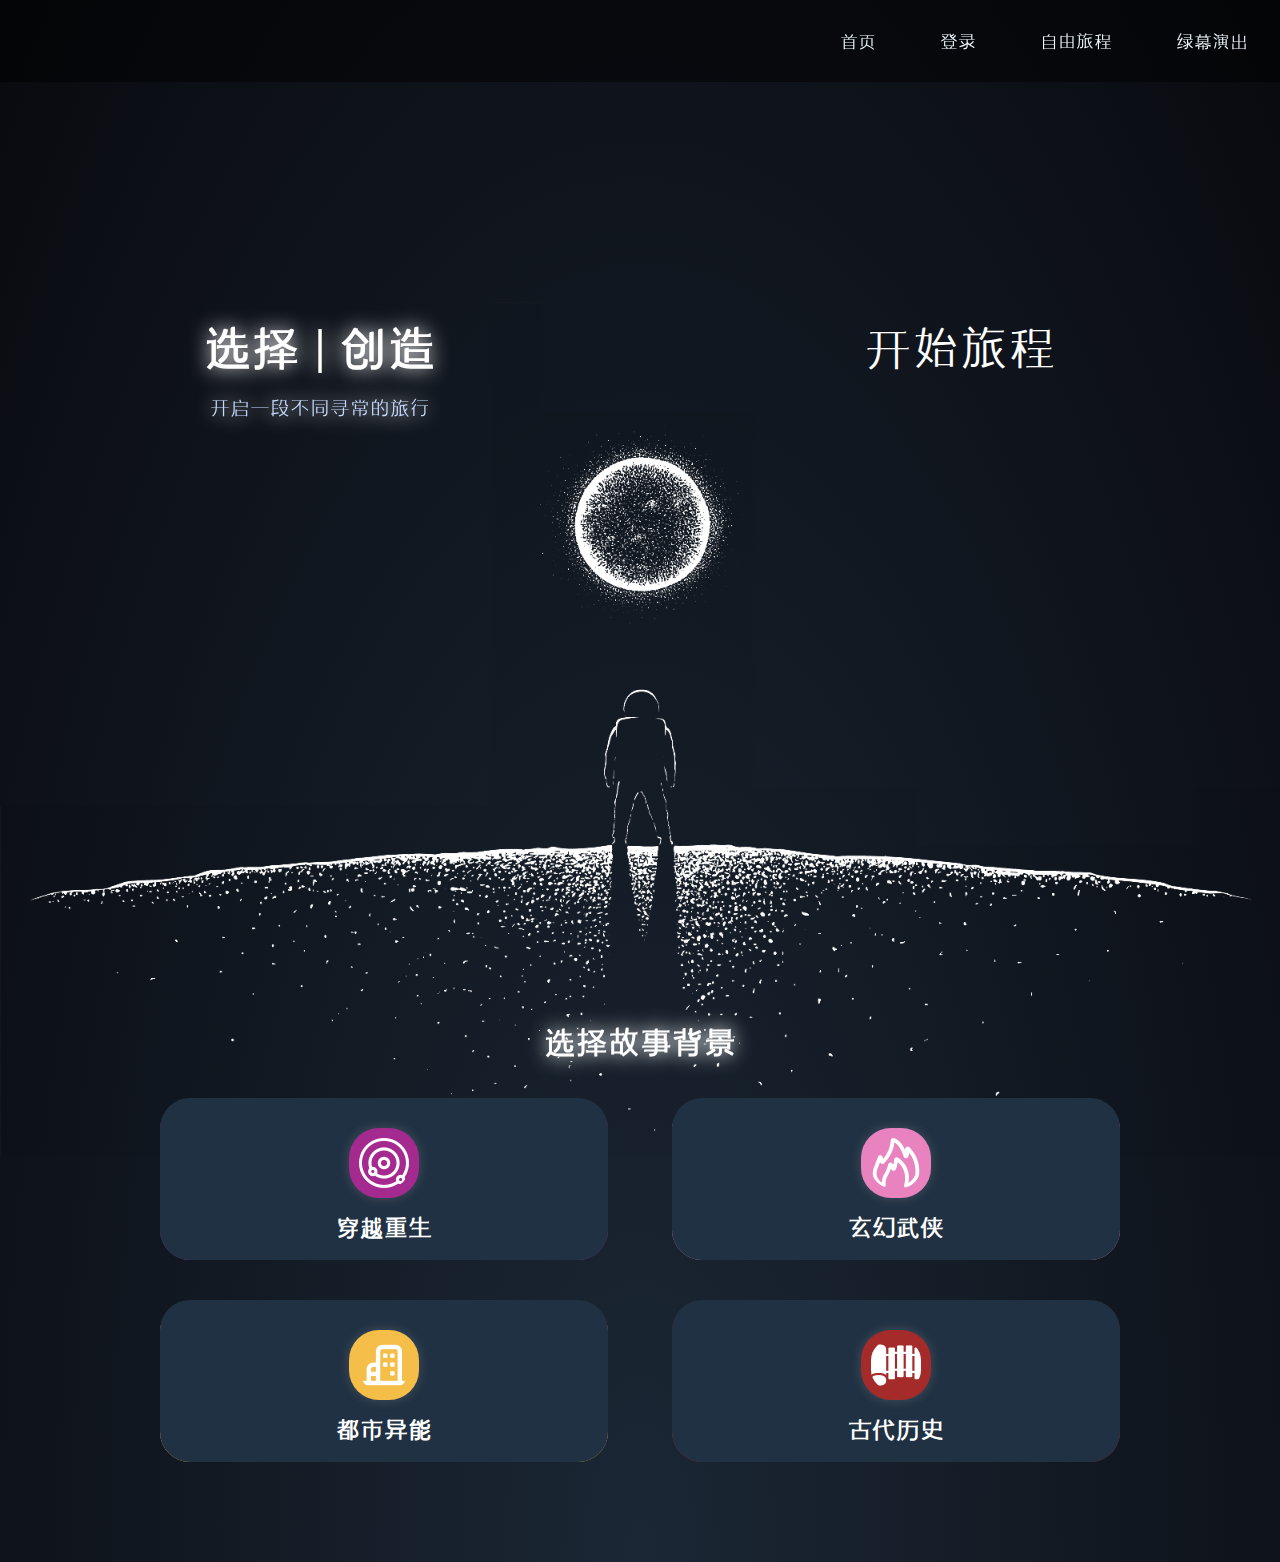
<file: index.html>
<!DOCTYPE html>
<html lang="en">

<head>
    <meta charset="UTF-8">
    <meta http-equiv="X-UA-Compatible" content="IE=edge">
    <meta name="viewport" content="width=device-width, initial-scale=1.0">
    <title>ChatGpt & novel</title>
    <link rel="stylesheet" href="css/home-wide.css">
    <link rel="stylesheet" href="css/home.css">
    <link rel="stylesheet" href="css/background-snow.css">
    <script src="https://code.jquery.com/jquery-3.6.0.min.js"></script>
</head>

<body>
    <div role="navigation">
        <div id="menuToggle">
            <input type="checkbox" />
            <span></span>
            <span></span>
            <span></span>
            <ul id="menu">
                <a href="#">
                    <li>首页</li>
                </a>
                <a href="html/LogIn.html">
                    <li>登录</li>
                </a>
                <a href="#one">
                    <li>自由旅程</li>
                </a>
                <a href="#">
                    <li>绿幕演出</li>
                </a>
            </ul>
        </div>
    </div>

    <div class="begin">
        <div class="begin-in">
            <div class="begin-h">
                <h2>选择 | 创造</h2>
                <p>开启一段不同寻常的旅行</p>
            </div>
            <img class="un-wide" src="img/un.png" alt="浏览器无法显示图片">
            <img class="un" src="img/un.jpg" alt="浏览器无法显示图片">
            <div class="bb"><a href="#one">
                    <p>开始旅程</p>
                    <img src="img/开始.png" alt="浏览器无法显示图片">
                </a>
            </div>
        </div>

    </div>
    <script src="js/home.js"></script>

    <div class="out-choose" id="one">
        <div class="out-h">
            <h1>选择故事背景</h1>
        </div>
        <div class="choose">
            <a href="#">
                <img src="img/宇宙.png" alt="浏览器无法显示图片">
                <h2>穿越重生</h2>
                <div></div>
                <!-- <p>&nbsp;&nbsp;&nbsp;&nbsp;&nbsp;&nbsp;你是一个从现在穿越到过去某个时间点的人，重新面对当初的情况，但你已经手握剧本</p> -->
            </a>
            <a href="#">
                <img src="img/燃气.png" alt="浏览器无法显示图片">
                <h2>玄幻武侠</h2>
                <div></div>
                <!-- <p>&nbsp;&nbsp;&nbsp;&nbsp;&nbsp;&nbsp;这是一个有灵气的时代，人们可以通过修炼提高地位，保护弱者</p> -->
            </a>
            <a href="#">
                <img src="img/城市.png" alt="浏览器无法显示图片">
                <h2>都市异能</h2>
                <div></div>
                <!-- <p>&nbsp;&nbsp;&nbsp;&nbsp;&nbsp;&nbsp;平平无奇的一天，地球上突然出先了超能力者，世界因此大变，面对或熟悉或陌生的人</p> -->
            </a>
            <a href="#">
                <img src="img/历史.png" alt="浏览器无法显示图片">
                <h2>古代历史</h2>
                <div></div>
                <!-- <p>&nbsp;&nbsp;&nbsp;&nbsp;&nbsp;&nbsp;这个时代是封建君主制的时代，贵族享有权利，骑士保护皇室，科举改变人生，对就是这么多元</p> -->
            </a>
            <!-- <img src="img/bg3.jpg" alt="浏览器无法显示图片" class="choose-img"> -->
        </div>
    </div>
    <!-- 雪花背景 -->
    <div class="bg-snow-out1">
        <div class="background-snow">
            <div class="snow"></div>
            <div class="snow"></div>
            <div class="snow"></div>
            <div class="snow"></div>
            <div class="snow"></div>
            <div class="snow"></div>
            <div class="snow"></div>
            <div class="snow"></div>
            <div class="snow"></div>
            <div class="snow"></div>
            <div class="snow"></div>
            <div class="snow"></div>
            <div class="snow"></div>
            <div class="snow"></div>
            <div class="snow"></div>
            <div class="snow"></div>
            <div class="snow"></div>
            <div class="snow"></div>
            <div class="snow"></div>
            <div class="snow"></div>
            <div class="snow"></div>
            <div class="snow"></div>
            <div class="snow"></div>
            <div class="snow"></div>
            <div class="snow"></div>
            <div class="snow"></div>
            <div class="snow"></div>
            <div class="snow"></div>
            <div class="snow"></div>
            <div class="snow"></div>
            <div class="snow"></div>
            <div class="snow"></div>
            <div class="snow"></div>
            <div class="snow"></div>
            <div class="snow"></div>
            <div class="snow"></div>
            <div class="snow"></div>
            <div class="snow"></div>
            <div class="snow"></div>
            <div class="snow"></div>
            <div class="snow"></div>
            <div class="snow"></div>
            <div class="snow"></div>
            <div class="snow"></div>
            <div class="snow"></div>
            <div class="snow"></div>
            <div class="snow"></div>
            <div class="snow"></div>
            <div class="snow"></div>
            <div class="snow"></div>
            <div class="snow"></div>
            <div class="snow"></div>
            <div class="snow"></div>
            <div class="snow"></div>
            <div class="snow"></div>
            <div class="snow"></div>
            <div class="snow"></div>
            <div class="snow"></div>
            <div class="snow"></div>
            <div class="snow"></div>
            <div class="snow"></div>
            <div class="snow"></div>
            <div class="snow"></div>
            <div class="snow"></div>
            <div class="snow"></div>
            <div class="snow"></div>
            <div class="snow"></div>
            <div class="snow"></div>
            <div class="snow"></div>
            <div class="snow"></div>
            <div class="snow"></div>
            <div class="snow"></div>
            <div class="snow"></div>
            <div class="snow"></div>
            <div class="snow"></div>
            <div class="snow"></div>
            <div class="snow"></div>
            <div class="snow"></div>
            <div class="snow"></div>
            <div class="snow"></div>
            <div class="snow"></div>
            <div class="snow"></div>
            <div class="snow"></div>
            <div class="snow"></div>
            <div class="snow"></div>
            <div class="snow"></div>
            <div class="snow"></div>
            <div class="snow"></div>
            <div class="snow"></div>
            <div class="snow"></div>
            <div class="snow"></div>
            <div class="snow"></div>
            <div class="snow"></div>
            <div class="snow"></div>
            <div class="snow"></div>
            <div class="snow"></div>
            <div class="snow"></div>
            <div class="snow"></div>
            <div class="snow"></div>
            <div class="snow"></div>
            <div class="snow"></div>
            <div class="snow"></div>
            <div class="snow"></div>
            <div class="snow"></div>
            <div class="snow"></div>
            <div class="snow"></div>
            <div class="snow"></div>
            <div class="snow"></div>
            <div class="snow"></div>
            <div class="snow"></div>
            <div class="snow"></div>
            <div class="snow"></div>
            <div class="snow"></div>
            <div class="snow"></div>
            <div class="snow"></div>
            <div class="snow"></div>
            <div class="snow"></div>
            <div class="snow"></div>
            <div class="snow"></div>
            <div class="snow"></div>
            <div class="snow"></div>
            <div class="snow"></div>
            <div class="snow"></div>
            <div class="snow"></div>
            <div class="snow"></div>
            <div class="snow"></div>
            <div class="snow"></div>
            <div class="snow"></div>
            <div class="snow"></div>
            <div class="snow"></div>
            <div class="snow"></div>
            <div class="snow"></div>
            <div class="snow"></div>
            <div class="snow"></div>
            <div class="snow"></div>
            <div class="snow"></div>
            <div class="snow"></div>
            <div class="snow"></div>
            <div class="snow"></div>
            <div class="snow"></div>
            <div class="snow"></div>
            <div class="snow"></div>
            <div class="snow"></div>
            <div class="snow"></div>
            <div class="snow"></div>
            <div class="snow"></div>
            <div class="snow"></div>
            <div class="snow"></div>
            <div class="snow"></div>
            <div class="snow"></div>
            <div class="snow"></div>
            <div class="snow"></div>
            <div class="snow"></div>
            <div class="snow"></div>
            <div class="snow"></div>
            <div class="snow"></div>
            <div class="snow"></div>
            <div class="snow"></div>
            <div class="snow"></div>
            <div class="snow"></div>
            <div class="snow"></div>
            <div class="snow"></div>
            <div class="snow"></div>
            <div class="snow"></div>
            <div class="snow"></div>
            <div class="snow"></div>
            <div class="snow"></div>
            <div class="snow"></div>
            <div class="snow"></div>
            <div class="snow"></div>
            <div class="snow"></div>
            <div class="snow"></div>
            <div class="snow"></div>
            <div class="snow"></div>
            <div class="snow"></div>
            <div class="snow"></div>
            <div class="snow"></div>
            <div class="snow"></div>
            <div class="snow"></div>
            <div class="snow"></div>
            <div class="snow"></div>
            <div class="snow"></div>
            <div class="snow"></div>
            <div class="snow"></div>
            <div class="snow"></div>
            <div class="snow"></div>
            <div class="snow"></div>
            <div class="snow"></div>
            <div class="snow"></div>
            <div class="snow"></div>
            <div class="snow"></div>
            <div class="snow"></div>
            <div class="snow"></div>
            <div class="snow"></div>
            <div class="snow"></div>
            <div class="snow"></div>
            <div class="snow"></div>
            <div class="snow"></div>
            <div class="snow"></div>
            <div class="snow"></div>
        </div>
    </div>
    <div class="bg-snow-out2">
        <div class="background-snow">
            <div class="snow"></div>
            <div class="snow"></div>
            <div class="snow"></div>
            <div class="snow"></div>
            <div class="snow"></div>
            <div class="snow"></div>
            <div class="snow"></div>
            <div class="snow"></div>
            <div class="snow"></div>
            <div class="snow"></div>
            <div class="snow"></div>
            <div class="snow"></div>
            <div class="snow"></div>
            <div class="snow"></div>
            <div class="snow"></div>
            <div class="snow"></div>
            <div class="snow"></div>
            <div class="snow"></div>
            <div class="snow"></div>
            <div class="snow"></div>
            <div class="snow"></div>
            <div class="snow"></div>
            <div class="snow"></div>
            <div class="snow"></div>
            <div class="snow"></div>
            <div class="snow"></div>
            <div class="snow"></div>
            <div class="snow"></div>
            <div class="snow"></div>
            <div class="snow"></div>
            <div class="snow"></div>
            <div class="snow"></div>
            <div class="snow"></div>
            <div class="snow"></div>
            <div class="snow"></div>
            <div class="snow"></div>
            <div class="snow"></div>
            <div class="snow"></div>
            <div class="snow"></div>
            <div class="snow"></div>
            <div class="snow"></div>
            <div class="snow"></div>
            <div class="snow"></div>
            <div class="snow"></div>
            <div class="snow"></div>
            <div class="snow"></div>
            <div class="snow"></div>
            <div class="snow"></div>
            <div class="snow"></div>
            <div class="snow"></div>
            <div class="snow"></div>
            <div class="snow"></div>
            <div class="snow"></div>
            <div class="snow"></div>
            <div class="snow"></div>
            <div class="snow"></div>
            <div class="snow"></div>
            <div class="snow"></div>
            <div class="snow"></div>
            <div class="snow"></div>
            <div class="snow"></div>
            <div class="snow"></div>
            <div class="snow"></div>
            <div class="snow"></div>
            <div class="snow"></div>
            <div class="snow"></div>
            <div class="snow"></div>
            <div class="snow"></div>
            <div class="snow"></div>
            <div class="snow"></div>
            <div class="snow"></div>
            <div class="snow"></div>
            <div class="snow"></div>
            <div class="snow"></div>
            <div class="snow"></div>
            <div class="snow"></div>
            <div class="snow"></div>
            <div class="snow"></div>
            <div class="snow"></div>
            <div class="snow"></div>
            <div class="snow"></div>
            <div class="snow"></div>
            <div class="snow"></div>
            <div class="snow"></div>
            <div class="snow"></div>
            <div class="snow"></div>
            <div class="snow"></div>
            <div class="snow"></div>
            <div class="snow"></div>
            <div class="snow"></div>
            <div class="snow"></div>
            <div class="snow"></div>
            <div class="snow"></div>
            <div class="snow"></div>
            <div class="snow"></div>
            <div class="snow"></div>
            <div class="snow"></div>
            <div class="snow"></div>
            <div class="snow"></div>
            <div class="snow"></div>
            <div class="snow"></div>
            <div class="snow"></div>
            <div class="snow"></div>
            <div class="snow"></div>
            <div class="snow"></div>
            <div class="snow"></div>
            <div class="snow"></div>
            <div class="snow"></div>
            <div class="snow"></div>
            <div class="snow"></div>
            <div class="snow"></div>
            <div class="snow"></div>
            <div class="snow"></div>
            <div class="snow"></div>
            <div class="snow"></div>
            <div class="snow"></div>
            <div class="snow"></div>
            <div class="snow"></div>
            <div class="snow"></div>
            <div class="snow"></div>
            <div class="snow"></div>
            <div class="snow"></div>
            <div class="snow"></div>
            <div class="snow"></div>
            <div class="snow"></div>
            <div class="snow"></div>
            <div class="snow"></div>
            <div class="snow"></div>
            <div class="snow"></div>
            <div class="snow"></div>
            <div class="snow"></div>
            <div class="snow"></div>
            <div class="snow"></div>
            <div class="snow"></div>
            <div class="snow"></div>
            <div class="snow"></div>
            <div class="snow"></div>
            <div class="snow"></div>
            <div class="snow"></div>
            <div class="snow"></div>
            <div class="snow"></div>
            <div class="snow"></div>
            <div class="snow"></div>
            <div class="snow"></div>
            <div class="snow"></div>
            <div class="snow"></div>
            <div class="snow"></div>
            <div class="snow"></div>
            <div class="snow"></div>
            <div class="snow"></div>
            <div class="snow"></div>
            <div class="snow"></div>
            <div class="snow"></div>
            <div class="snow"></div>
            <div class="snow"></div>
            <div class="snow"></div>
            <div class="snow"></div>
            <div class="snow"></div>
            <div class="snow"></div>
            <div class="snow"></div>
            <div class="snow"></div>
            <div class="snow"></div>
            <div class="snow"></div>
            <div class="snow"></div>
            <div class="snow"></div>
            <div class="snow"></div>
            <div class="snow"></div>
            <div class="snow"></div>
            <div class="snow"></div>
            <div class="snow"></div>
            <div class="snow"></div>
            <div class="snow"></div>
            <div class="snow"></div>
            <div class="snow"></div>
            <div class="snow"></div>
            <div class="snow"></div>
            <div class="snow"></div>
            <div class="snow"></div>
            <div class="snow"></div>
            <div class="snow"></div>
            <div class="snow"></div>
            <div class="snow"></div>
            <div class="snow"></div>
            <div class="snow"></div>
            <div class="snow"></div>
            <div class="snow"></div>
            <div class="snow"></div>
            <div class="snow"></div>
            <div class="snow"></div>
            <div class="snow"></div>
            <div class="snow"></div>
            <div class="snow"></div>
            <div class="snow"></div>
            <div class="snow"></div>
            <div class="snow"></div>
            <div class="snow"></div>
            <div class="snow"></div>
            <div class="snow"></div>
            <div class="snow"></div>
            <div class="snow"></div>
        </div>
    </div>

</body>

</html>
</file>
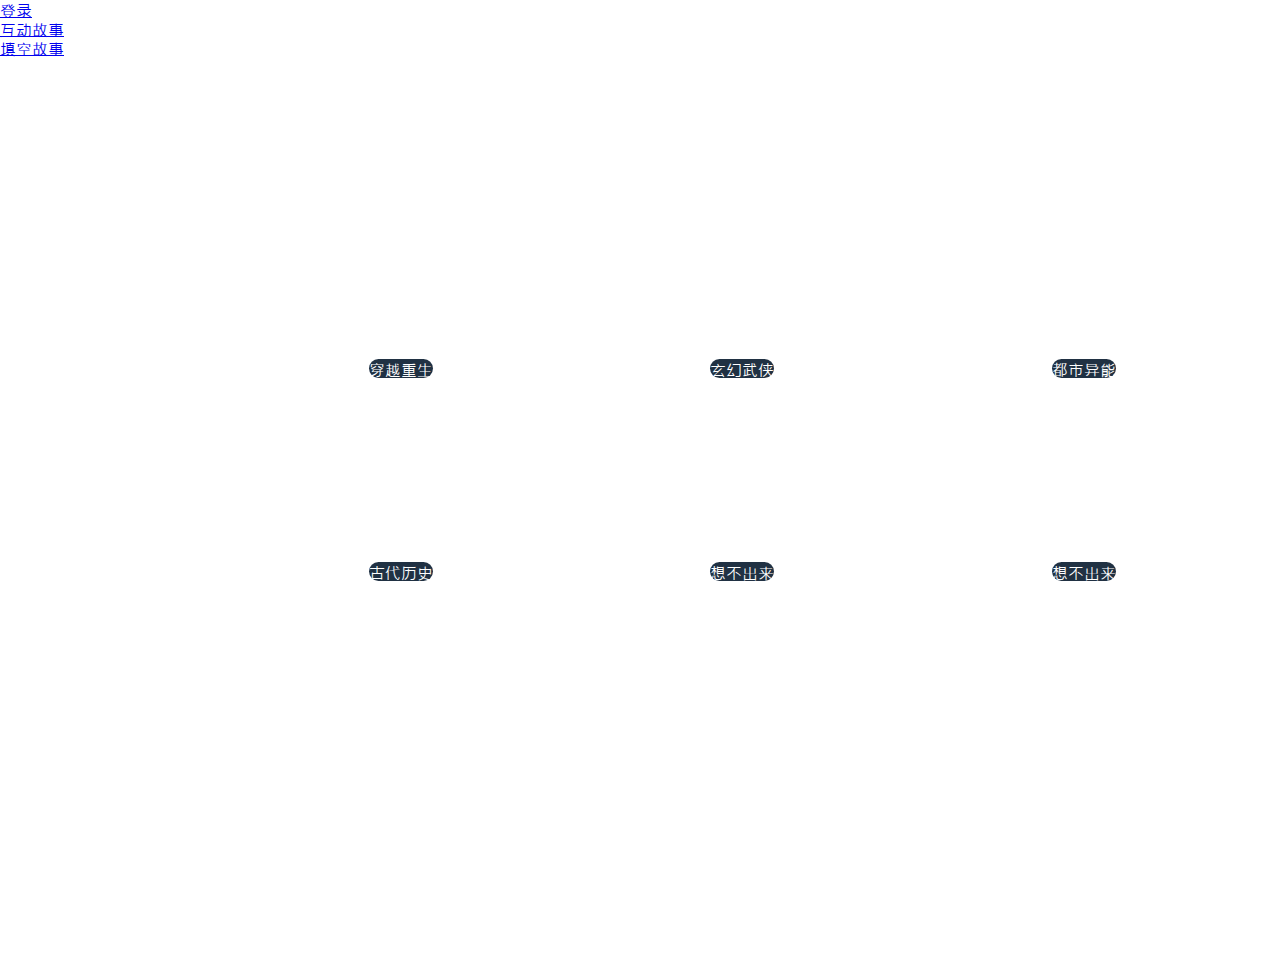
<file: home.html>
<!DOCTYPE html>
<html lang="en">
<head>
    <meta charset="UTF-8">
    <meta http-equiv="X-UA-Compatible" content="IE=edge">
    <meta name="viewport" content="width=device-width, initial-scale=1.0">
    <title>ChatGpt & novel</title>
    <link rel="stylesheet" href="css/home.css">
</head>
<body>
    <div class="menu">
        <ul>
            <li>
                <a href="#">登录</a>
            </li>
            <li>
                <a href="#">互动故事</a>
            </li>
            <li>
                <a href="#">填空故事</a>
            </li>
        </ul>
    </div>
    <div class="out-choose">
        <div class="choose">
            <h1>选择故事背景</h1>
            <div class="story">
                <img src="img/宇宙.png" alt="浏览器无法显示图片">
                <a href="#">穿越重生</a>
            </div>
            <div class="story">
                <img src="img/燃气.png" alt="浏览器无法显示图片">
                <a href="#">玄幻武侠</a>
            </div>
            <div class="story">
                <img src="img/城市.png" alt="浏览器无法显示图片">
                <a href="#">都市异能</a>
            </div>
            <div class="story">
                <img src="img/历史.png" alt="浏览器无法显示图片">
                <a href="#">古代历史</a>
            </div>
            <div class="story">
                <img src="img/宇宙.png" alt="浏览器无法显示图片">
                <a href="#">想不出来</a>
            </div>
            <div class="story">
                <img src="img/宇宙.png" alt="浏览器无法显示图片">
                <a href="#">想不出来</a>
            </div>
        </div>
    </div>
    
</body>
</html>
</file>
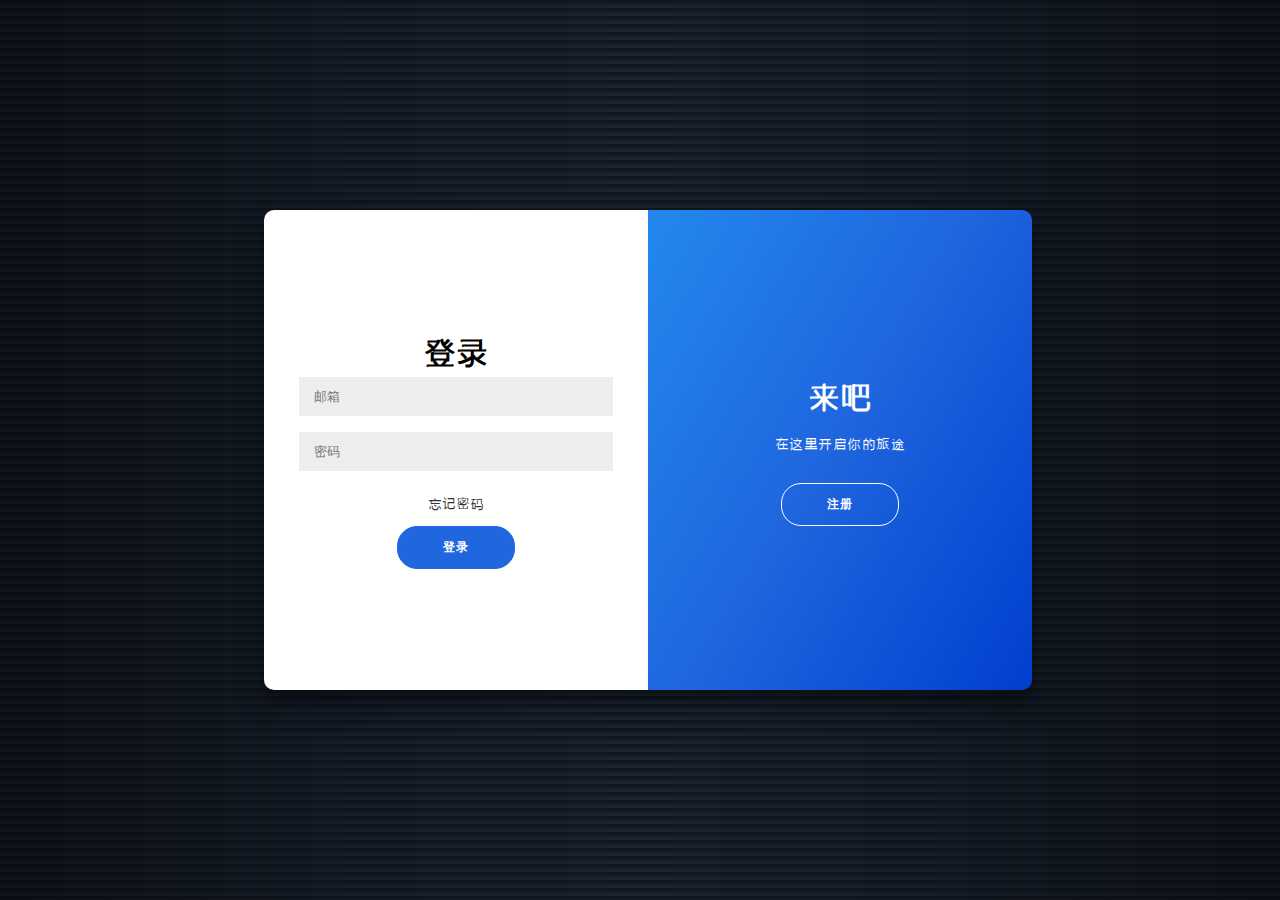
<file: html/LogIn.html>
<!DOCTYPE html>
<html lang="en">

<head>
    <meta charset="UTF-8">
    <meta http-equiv="X-UA-Compatible" content="IE=edge">
    <meta name="viewport" content="width=device-width, initial-scale=1.0">
    <link rel="stylesheet" href="../css/background-snow.css">
    <link rel="stylesheet" href="../css/login.css">
    <title>LogIn chat&novel</title>
</head>

<body>
    <div class="container" id="container">
        <div class="form-container sign-up-container">
            <form action="#">
                <h1>创建账号</h1>
                <input type="text" placeholder="昵称" />
                <input type="email" placeholder="邮箱" />
                <input type="password" placeholder="密码" />
                <button>注册</button>
            </form>
        </div>
        <div class="form-container sign-in-container">
            <form action="#">
                <h1>登录</h1>
                <input type="email" placeholder="邮箱" />
                <input type="password" placeholder="密码" />
                <a href="#">忘记密码</a>
                <button>登录</button>
            </form>
        </div>
        <div class="overlay-container">
            <div class="overlay">
                <div class="overlay-panel overlay-left">
                    <h1>欢迎</h1>
                    <p>在这里开启你的旅途</p>
                    <button class="ghost" id="signIn">登录</button>
                </div>
                <div class="overlay-panel overlay-right">
                    <h1>来吧</h1>
                    <p>在这里开启你的旅途</p>
                    <button class="ghost" id="signUp">注册</button>
                </div>
            </div>
        </div>
    </div>

    <!-- 雪花背景 -->
    <div class="background-snow">
        <div class="snow"></div>
        <div class="snow"></div>
        <div class="snow"></div>
        <div class="snow"></div>
        <div class="snow"></div>
        <div class="snow"></div>
        <div class="snow"></div>
        <div class="snow"></div>
        <div class="snow"></div>
        <div class="snow"></div>
        <div class="snow"></div>
        <div class="snow"></div>
        <div class="snow"></div>
        <div class="snow"></div>
        <div class="snow"></div>
        <div class="snow"></div>
        <div class="snow"></div>
        <div class="snow"></div>
        <div class="snow"></div>
        <div class="snow"></div>
        <div class="snow"></div>
        <div class="snow"></div>
        <div class="snow"></div>
        <div class="snow"></div>
        <div class="snow"></div>
        <div class="snow"></div>
        <div class="snow"></div>
        <div class="snow"></div>
        <div class="snow"></div>
        <div class="snow"></div>
        <div class="snow"></div>
        <div class="snow"></div>
        <div class="snow"></div>
        <div class="snow"></div>
        <div class="snow"></div>
        <div class="snow"></div>
        <div class="snow"></div>
        <div class="snow"></div>
        <div class="snow"></div>
        <div class="snow"></div>
        <div class="snow"></div>
        <div class="snow"></div>
        <div class="snow"></div>
        <div class="snow"></div>
        <div class="snow"></div>
        <div class="snow"></div>
        <div class="snow"></div>
        <div class="snow"></div>
        <div class="snow"></div>
        <div class="snow"></div>
        <div class="snow"></div>
        <div class="snow"></div>
        <div class="snow"></div>
        <div class="snow"></div>
        <div class="snow"></div>
        <div class="snow"></div>
        <div class="snow"></div>
        <div class="snow"></div>
        <div class="snow"></div>
        <div class="snow"></div>
        <div class="snow"></div>
        <div class="snow"></div>
        <div class="snow"></div>
        <div class="snow"></div>
        <div class="snow"></div>
        <div class="snow"></div>
        <div class="snow"></div>
        <div class="snow"></div>
        <div class="snow"></div>
        <div class="snow"></div>
        <div class="snow"></div>
        <div class="snow"></div>
        <div class="snow"></div>
        <div class="snow"></div>
        <div class="snow"></div>
        <div class="snow"></div>
        <div class="snow"></div>
        <div class="snow"></div>
        <div class="snow"></div>
        <div class="snow"></div>
        <div class="snow"></div>
        <div class="snow"></div>
        <div class="snow"></div>
        <div class="snow"></div>
        <div class="snow"></div>
        <div class="snow"></div>
        <div class="snow"></div>
        <div class="snow"></div>
        <div class="snow"></div>
        <div class="snow"></div>
        <div class="snow"></div>
        <div class="snow"></div>
        <div class="snow"></div>
        <div class="snow"></div>
        <div class="snow"></div>
        <div class="snow"></div>
        <div class="snow"></div>
        <div class="snow"></div>
        <div class="snow"></div>
        <div class="snow"></div>
        <div class="snow"></div>
        <div class="snow"></div>
        <div class="snow"></div>
        <div class="snow"></div>
        <div class="snow"></div>
        <div class="snow"></div>
        <div class="snow"></div>
        <div class="snow"></div>
        <div class="snow"></div>
        <div class="snow"></div>
        <div class="snow"></div>
        <div class="snow"></div>
        <div class="snow"></div>
        <div class="snow"></div>
        <div class="snow"></div>
        <div class="snow"></div>
        <div class="snow"></div>
        <div class="snow"></div>
        <div class="snow"></div>
        <div class="snow"></div>
        <div class="snow"></div>
        <div class="snow"></div>
        <div class="snow"></div>
        <div class="snow"></div>
        <div class="snow"></div>
        <div class="snow"></div>
        <div class="snow"></div>
        <div class="snow"></div>
        <div class="snow"></div>
        <div class="snow"></div>
        <div class="snow"></div>
        <div class="snow"></div>
        <div class="snow"></div>
        <div class="snow"></div>
        <div class="snow"></div>
        <div class="snow"></div>
        <div class="snow"></div>
        <div class="snow"></div>
        <div class="snow"></div>
        <div class="snow"></div>
        <div class="snow"></div>
        <div class="snow"></div>
        <div class="snow"></div>
        <div class="snow"></div>
        <div class="snow"></div>
        <div class="snow"></div>
        <div class="snow"></div>
        <div class="snow"></div>
        <div class="snow"></div>
        <div class="snow"></div>
        <div class="snow"></div>
        <div class="snow"></div>
        <div class="snow"></div>
        <div class="snow"></div>
        <div class="snow"></div>
        <div class="snow"></div>
        <div class="snow"></div>
        <div class="snow"></div>
        <div class="snow"></div>
        <div class="snow"></div>
        <div class="snow"></div>
        <div class="snow"></div>
        <div class="snow"></div>
        <div class="snow"></div>
        <div class="snow"></div>
        <div class="snow"></div>
        <div class="snow"></div>
        <div class="snow"></div>
        <div class="snow"></div>
        <div class="snow"></div>
        <div class="snow"></div>
        <div class="snow"></div>
        <div class="snow"></div>
        <div class="snow"></div>
        <div class="snow"></div>
        <div class="snow"></div>
        <div class="snow"></div>
        <div class="snow"></div>
        <div class="snow"></div>
        <div class="snow"></div>
        <div class="snow"></div>
        <div class="snow"></div>
        <div class="snow"></div>
        <div class="snow"></div>
        <div class="snow"></div>
        <div class="snow"></div>
        <div class="snow"></div>
        <div class="snow"></div>
        <div class="snow"></div>
        <div class="snow"></div>
        <div class="snow"></div>
        <div class="snow"></div>
        <div class="snow"></div>
        <div class="snow"></div>
        <div class="snow"></div>
        <div class="snow"></div>
        <div class="snow"></div>
        <div class="snow"></div>
        <div class="snow"></div>
        <div class="snow"></div>
    </div>
    <script src="../js/login.js"></script>
</body>

</html>
</file>
<file: css/home-wide.css>
@media only screen and (min-width: 601px){
    body{
        height:100%!important;
      } 

    /* ----------菜单------------------------ */
    #menuToggle span{
        display: none;
    }
    #menuToggle input{
        display: none;
    }
    #menuToggle ul{
        position: fixed;
        z-index: 50;
        top: 0;
        display: flex;
        flex-direction: row;
        justify-content:flex-end; 
        width: 100%; 
        background: rgba(0, 0, 0, 0.5);
    }
    #menuToggle ul a{
        text-decoration: none;
        padding: 0 2rem 0 2rem;
        height: 5rem;
        list-style-type: none;
        display: block;
        position: relative;
        z-index: 50;
        transition: all .7s;
        /* 字体 */
        text-align: center;
        line-height: 5rem;
        color:aliceblue;
        font-size: 18px;
        border-bottom: 2px solid  rgba(255, 255, 255, 0);
    }
    /* 效果 */
    #menuToggle ul a:hover{
        border-bottom: 2px solid  rgb(0, 162, 255);
    }

    /* ----------第一页--------------------------------------*/
    /* 文字部分 */

    .begin-h{
        filter: drop-shadow(0 0 10px white);
        /* width: 60%; */
        /* position: absolute; */
        margin: calc(35vh) 0 0 25%;
        transform: translate(-50%,0);
    }
    .begin-h h2{
        width: 100%;
        text-align: center;
        font-size: 3rem;
        color: rgb(255, 255, 255);
        margin-bottom: 20px;
    }
    .begin-h p{
        width: 100%;
        text-align: center;
        font-size: 20px;
        color: rgb(196, 218, 255);
    }
    .bb a{
        /* width: calc(30vw); */
        height: calc(10vw);
        text-decoration: none;
        /* border: 2px solid salmon; */
        /* box-shadow: 0 0 5px 0 salmon; */
        /* box-shadow: unset 0 0 5px 0 salmon; */
        color:rgb(255, 255, 255);
        margin: calc(35vh) 0 0 75%;
        transform: translate(-50%,0);
        position: absolute;
        display: block;
        top:0;
    }
    .bb p{
        font-size: 3rem;
    }
    /* 图片 */
    .un{
        display: none;
    }
    .un-wide{
        position: absolute;
        top: 0;
        width: 100%;
        margin-top: calc(100vh);
        transform: translate(0,-70%);
    }
    .bb img{
        display: none;
    }

    /* 选项 */
    .out-choose{
        margin-top: calc(58vh);
        height: 100% !important;
        padding-bottom: 100px;
    }
    .bg-snow-out2{
        display: none;
    }
}
</file>
<file: css/home.css>
@font-face {
    font-family: moumou;
    src: url(../font/三极素纤简体.ttf);
}
*{
    margin: 0;
    padding: 0;
    font-family: moumou;
}


.bg-snow-out .background-snow{
  position: relative !important;
  margin-top: calc(-200vh);
  z-index: 1;
}

/* 浏览器较小时 */
@media only screen and (max-width: 600px){
  .bg-snow-out2 .background-snow{
    margin-top: calc(-140vh);
    position: relative !important;
  }
  body{
    height:200vh !important;
  }  
  /* 菜单 */
#menuToggle {
    display: block;
    position: fixed;
    margin-top: calc(8vw);
    margin-left: calc(8vw);
    z-index: 500;
    -webkit-user-select: none;
    user-select: none;
  }
  
  #menuToggle a {
    text-decoration: none;
    color: #e3e3e3;
  
    transition: color 0.3s ease;
  }
  
  #menuToggle a:hover {
    color: #7ad9ff;
  }
  
  #menuToggle input {
    display: block;
    width: calc(10vw);
    height: 32px;
    position: absolute;
    top: -7px;
    left: -5px;
    cursor: pointer;
    opacity: 0; /* hide this */
    z-index: 2; /* and place it over the hamburger */
    -webkit-touch-callout: none;
  }
  
  /*
   * Just a quick hamburger
   */
  #menuToggle span {
    display: block;
    width: 32px;
    height: 4px;
    margin-bottom: 5px;
    position: relative;
  
    background: #cdcdcd;
    border-radius: 3px;
  
    z-index: 1;
  
    transform-origin: 4px 0px;
  
    transition: transform 0.5s cubic-bezier(0.77, 0.2, 0.05, 1),
      background 0.5s cubic-bezier(0.77, 0.2, 0.05, 1), opacity 0.55s ease;
  }
  
  #menuToggle span:first-child {
    transform-origin: 0% 0%;
  }
  
  #menuToggle span:nth-last-child(2) {
    transform-origin: 0% 100%;
  }
  
  /* 
   * Transform all the slices of hamburger
   * into a crossmark.
   */
  #menuToggle input:checked ~ span {
    opacity: 1;
    transform: rotate(45deg) translate(-2px, -1px);
    /* 叉叉的颜色 */
    background: #cdcdcd;
  }
  
  /*
   * But let's hide the middle one.
   */
  #menuToggle input:checked ~ span:nth-last-child(3) {
    opacity: 0;
    transform: rotate(0deg) scale(0.2, 0.2);
  }
  
  #menuToggle input:checked ~ span:nth-last-child(2) {
    transform: rotate(-45deg) translate(0, -1px);
  }
  

  #menu {
    position: absolute;
    width: calc(30vw);
    height: calc(100vh);
    margin: calc(-13vw) 0 0 calc(-10vw);
    padding: calc(10vw);
    padding-top: calc(15vw);
    background: #0000007d;
    list-style-type: none;
    -webkit-font-smoothing: antialiased;
    /* to stop flickering of text in safari */
    transform-origin: 0% 0%;
    transform: translate(-100%, 0);
    transition: transform 0.5s cubic-bezier(0.77, 0.2, 0.05, 1);
  }
  
  #menu li {
    padding: 10px 0;
    font-size:calc(3.5vw);
    /* color: rgb(255, 255, 255); */
  }
  
  /*
   * And let's slide it in from the left
   */
  #menuToggle input:checked ~ ul {
    transform: none;
  }
  
    /* 开始旅程 */
    .begin{
        width: 100%;
        min-height: calc(100vh);
        /* background: #000; */
        display: flex;
        align-items: center;
        /* flex-direction: column; */
    }
    .begin .un-wide{
      display: none;
    }
    .begin .un{
        width: 80%;
        margin-top: calc(40vw);
        transform: translate(-50%,0);
        margin-left: 50%;
        border-radius: 50%;
        filter:none !important;
    }
    .begin-in{
        display:flex;
        flex-direction: column;
    }   
    /* 标题 */
    .begin-h{
        width: 100%;
        text-align: center;
        position: absolute;
        margin-top: calc(8vw);
        filter: drop-shadow(0 0 10px white);
    }
    .begin-h h2{
        color: rgb(255, 255, 255);
        text-shadow: 0 0px 15px  #000;
        font-size: 50px;
    }
    .begin-h p{
        color: rgba(219, 219, 219, 0.669);
        margin-top: calc(2vw);
        font-size: 23px;
        /* filter: drop-shadow(0 0 10px white); */
    }
        /* 按钮 */
    .begin .bb{
        width: 200px;
        height: 70px;
        /* background: rgb(255, 250, 250);  */
        /* background: rgb(2, 126, 243); */
        /* box-shadow: inset 0 0 20px 2px #7ad9ff57; */
        /* box-shadow: inset 0 0 5px 2px #0eafb1a5; */
        /* border-radius: 50px; */
        transform: translate(-50%,0);
        margin-left: 50%;
        margin-top: calc(10vw);
        z-index: 20;
        position: relative;
        /* filter: drop-shadow(0 0 10px white); */
    }
    .bb a{
        text-decoration:none;
        color: #ffffff;
        position: relative;
        width: 100%;
        height: 100%;
        display: block;
        /* border-radius: 50px; */
        transition: all 0.7s;
        font-size: 30px;
        z-index: 20;
        position: relative;
        border: solid 3px #ffffff;
    }
    .bb a p{
        text-align: center;
        line-height: 65px;
    }
    .bb img{
        width: 30px;
        position: absolute;
        margin-top:-45px;
        margin-left :calc(2vw);
        transition: all 0.7s;
        
    
    }
        /* 按钮效果 */
    .bb a:hover{
        color: #ffffff;
        text-shadow: 0 0px 15px  #000;
        /* background-color: #bd2008; */
        filter: drop-shadow(0 0 10px white);
        border: solid 3px #ffffff37;
    }
    .bb :hover  img{
        margin-left: calc(32vw);
    }


}

/* 选项 */
.out-choose{
  height: 100vh;
  width: 100%;
}

.out-choose h1{
  width: 100%;
  color: #ffffff;
  filter: drop-shadow(0 0 10px white);
  text-align: center;
  padding-top: 80px;
}
.choose{
  display: flex;
  width: calc(80vw);
  justify-content: space-around;
  flex-wrap: wrap;
  transform: translate(-50%,0);
  margin-left: 50%;
  position: relative;
  z-index: 1;
}
.choose a{
  width: calc(35vw);
  text-decoration: none;
  color: #ffffff;
  /* border: 2px solid #7ad9ff; */
  border-radius: 30px;
  margin-top: 40px;
  background: rgb(32, 49, 67);
}

.choose a:nth-child(1) div{
  position: absolute;
  width: calc(35vw);
  height: 160px;
  border-radius:30px ;
  z-index: -1;
  margin: -160px 0 0 0px;
  background-color: rgb(165, 42, 144);
  transition: all 0.3s;
}
.choose a:nth-child(1):hover div {
  margin-left: 10px;
}
.choose a:nth-child(1) img{
  background: rgb(165, 42, 144);
}


.choose a:nth-child(2) div{
  position: absolute;
  width: calc(35vw);
  height: 160px;
  border-radius:30px ;
  z-index: -1;
  margin: -160px 0 0 0px;
  background-color: rgb(233, 131, 192);
  transition: all 0.3s;
}
.choose a:nth-child(2):hover div {
  margin-left: 10px;
}
.choose a:nth-child(2) img{
  background: rgb(233, 131, 192);
}

.choose a:nth-child(3) div{
  position: absolute;
  width: calc(35vw);
  height: 160px;
  border-radius:30px ;
  z-index: -1;
  margin: -160px 0 0 0px;
  background-color: rgb(244, 190, 73);
  transition: all 0.3s;
}
.choose a:nth-child(3):hover div {
  margin-left: 10px;
}
.choose a:nth-child(3) img{
  background: rgb(244, 190, 73);
}

.choose a:nth-child(4) div{
  position: absolute;
  width: calc(35vw);
  height: 160px;
  border-radius:30px ;
  z-index: -1;
  margin: -160px 0 0 0px;
  background-color: brown;
  transition: all 0.3s;
}
.choose a:nth-child(4):hover div {
  margin-left: 10px;
}
.choose a:nth-child(4) img{
  background: brown;
}

.choose a h2{
  text-align: center;
  margin: 10px 0 20px 0;
}
.choose a img{
  width: 50px;
  /* background-color: rgba(253, 36, 36, 0.664); */
  padding: 10px;
  border-radius: 43%;
  transform: translate(-50%,0);
  margin-left: 50%;
  margin-top: 30px;
  box-shadow: 0 0 10px 2px rgba(176, 176, 176, 0.187) ;
}
</file>
<file: css/background-snow.css>
body {
  /* height: 100vh; */
  background: radial-gradient(ellipse at bottom, rgb(27, 39, 53) 0%, rgb(9, 10, 15) 100%);
  /* filter: drop-shadow(0 0 10px white); */
}
  .background-snow{
    position: absolute;
    top: 0;
    height: 100vh;
    width: 100%;
    overflow: hidden;
  }
  .snow {
    position: absolute;
    width: 10px;
    height: 10px;
    background: white;
    border-radius: 50%;
    z-index: 2;
  }
  .snow:nth-child(1) {
    opacity: 0.4605;
    transform: translate(99.307vw, -10px) scale(0.6207);
    animation: fall-1 18s -21s linear infinite;
  }
  @keyframes fall-1 {
    46.206% {
      transform: translate(105.4349vw, 46.206vh) scale(0.6207);
    }
    to {
      transform: translate(102.37095vw, 100vh) scale(0.6207);
    }
  }
  .snow:nth-child(2) {
    opacity: 0.9605;
    transform: translate(89.2583vw, -10px) scale(0.1715);
    animation: fall-2 13s -30s linear infinite;
  }
  @keyframes fall-2 {
    42.398% {
      transform: translate(93.6229vw, 42.398vh) scale(0.1715);
    }
    to {
      transform: translate(91.4406vw, 100vh) scale(0.1715);
    }
  }
  .snow:nth-child(3) {
    opacity: 0.1757;
    transform: translate(47.3858vw, -10px) scale(0.889);
    animation: fall-3 12s -21s linear infinite;
  }
  @keyframes fall-3 {
    45.265% {
      transform: translate(44.1093vw, 45.265vh) scale(0.889);
    }
    to {
      transform: translate(45.74755vw, 100vh) scale(0.889);
    }
  }
  .snow:nth-child(4) {
    opacity: 0.5558;
    transform: translate(19.3044vw, -10px) scale(0.9907);
    animation: fall-4 22s -13s linear infinite;
  }
  @keyframes fall-4 {
    73.746% {
      transform: translate(20.4173vw, 73.746vh) scale(0.9907);
    }
    to {
      transform: translate(19.86085vw, 100vh) scale(0.9907);
    }
  }
  .snow:nth-child(5) {
    opacity: 0.5835;
    transform: translate(43.0362vw, -10px) scale(0.5972);
    animation: fall-5 14s -21s linear infinite;
  }
  @keyframes fall-5 {
    74.518% {
      transform: translate(51.1727vw, 74.518vh) scale(0.5972);
    }
    to {
      transform: translate(47.10445vw, 100vh) scale(0.5972);
    }
  }
  .snow:nth-child(6) {
    opacity: 0.3839;
    transform: translate(67.5973vw, -10px) scale(0.2352);
    animation: fall-6 13s -23s linear infinite;
  }
  @keyframes fall-6 {
    76.607% {
      transform: translate(75.6517vw, 76.607vh) scale(0.2352);
    }
    to {
      transform: translate(71.6245vw, 100vh) scale(0.2352);
    }
  }
  .snow:nth-child(7) {
    opacity: 0.0124;
    transform: translate(76.1461vw, -10px) scale(0.0263);
    animation: fall-7 21s -30s linear infinite;
  }
  @keyframes fall-7 {
    47.229% {
      transform: translate(69.4381vw, 47.229vh) scale(0.0263);
    }
    to {
      transform: translate(72.7921vw, 100vh) scale(0.0263);
    }
  }
  .snow:nth-child(8) {
    opacity: 0.4069;
    transform: translate(16.5761vw, -10px) scale(0.714);
    animation: fall-8 19s -8s linear infinite;
  }
  @keyframes fall-8 {
    57.738% {
      transform: translate(25.7654vw, 57.738vh) scale(0.714);
    }
    to {
      transform: translate(21.17075vw, 100vh) scale(0.714);
    }
  }
  .snow:nth-child(9) {
    opacity: 0.0556;
    transform: translate(73.9641vw, -10px) scale(0.2965);
    animation: fall-9 26s -10s linear infinite;
  }
  @keyframes fall-9 {
    39.416% {
      transform: translate(79.5124vw, 39.416vh) scale(0.2965);
    }
    to {
      transform: translate(76.73825vw, 100vh) scale(0.2965);
    }
  }
  .snow:nth-child(10) {
    opacity: 0.0437;
    transform: translate(88.4664vw, -10px) scale(0.2651);
    animation: fall-10 19s -12s linear infinite;
  }
  @keyframes fall-10 {
    39.211% {
      transform: translate(86.8411vw, 39.211vh) scale(0.2651);
    }
    to {
      transform: translate(87.65375vw, 100vh) scale(0.2651);
    }
  }
  .snow:nth-child(11) {
    opacity: 0.4853;
    transform: translate(74.1099vw, -10px) scale(0.3515);
    animation: fall-11 28s -18s linear infinite;
  }
  @keyframes fall-11 {
    58.39% {
      transform: translate(78.8596vw, 58.39vh) scale(0.3515);
    }
    to {
      transform: translate(76.48475vw, 100vh) scale(0.3515);
    }
  }
  .snow:nth-child(12) {
    opacity: 0.5566;
    transform: translate(50.6124vw, -10px) scale(0.2392);
    animation: fall-12 22s -14s linear infinite;
  }
  @keyframes fall-12 {
    70.194% {
      transform: translate(49.5893vw, 70.194vh) scale(0.2392);
    }
    to {
      transform: translate(50.10085vw, 100vh) scale(0.2392);
    }
  }
  .snow:nth-child(13) {
    opacity: 0.3081;
    transform: translate(95.0323vw, -10px) scale(0.9652);
    animation: fall-13 21s -11s linear infinite;
  }
  @keyframes fall-13 {
    41.536% {
      transform: translate(96.4155vw, 41.536vh) scale(0.9652);
    }
    to {
      transform: translate(95.7239vw, 100vh) scale(0.9652);
    }
  }
  .snow:nth-child(14) {
    opacity: 0.0121;
    transform: translate(8.0453vw, -10px) scale(0.2857);
    animation: fall-14 17s -15s linear infinite;
  }
  @keyframes fall-14 {
    64.807% {
      transform: translate(10.7313vw, 64.807vh) scale(0.2857);
    }
    to {
      transform: translate(9.3883vw, 100vh) scale(0.2857);
    }
  }
  .snow:nth-child(15) {
    opacity: 0.4246;
    transform: translate(91.2813vw, -10px) scale(0.2594);
    animation: fall-15 27s -4s linear infinite;
  }
  @keyframes fall-15 {
    33.75% {
      transform: translate(84.6432vw, 33.75vh) scale(0.2594);
    }
    to {
      transform: translate(87.96225vw, 100vh) scale(0.2594);
    }
  }
  .snow:nth-child(16) {
    opacity: 0.3997;
    transform: translate(90.3481vw, -10px) scale(0.8722);
    animation: fall-16 10s -18s linear infinite;
  }
  @keyframes fall-16 {
    54.02% {
      transform: translate(83.7451vw, 54.02vh) scale(0.8722);
    }
    to {
      transform: translate(87.0466vw, 100vh) scale(0.8722);
    }
  }
  .snow:nth-child(17) {
    opacity: 0.4844;
    transform: translate(11.2765vw, -10px) scale(0.4552);
    animation: fall-17 21s -8s linear infinite;
  }
  @keyframes fall-17 {
    43.167% {
      transform: translate(20.347vw, 43.167vh) scale(0.4552);
    }
    to {
      transform: translate(15.81175vw, 100vh) scale(0.4552);
    }
  }
  .snow:nth-child(18) {
    opacity: 0.452;
    transform: translate(67.3102vw, -10px) scale(0.4038);
    animation: fall-18 19s -7s linear infinite;
  }
  @keyframes fall-18 {
    57.557% {
      transform: translate(58.6669vw, 57.557vh) scale(0.4038);
    }
    to {
      transform: translate(62.98855vw, 100vh) scale(0.4038);
    }
  }
  .snow:nth-child(19) {
    opacity: 0.1037;
    transform: translate(76.0868vw, -10px) scale(0.6213);
    animation: fall-19 23s -26s linear infinite;
  }
  @keyframes fall-19 {
    74.976% {
      transform: translate(78.8468vw, 74.976vh) scale(0.6213);
    }
    to {
      transform: translate(77.4668vw, 100vh) scale(0.6213);
    }
  }
  .snow:nth-child(20) {
    opacity: 0.0768;
    transform: translate(22.8083vw, -10px) scale(0.0428);
    animation: fall-20 12s -25s linear infinite;
  }
  @keyframes fall-20 {
    63.071% {
      transform: translate(14.3963vw, 63.071vh) scale(0.0428);
    }
    to {
      transform: translate(18.6023vw, 100vh) scale(0.0428);
    }
  }
  .snow:nth-child(21) {
    opacity: 0.9499;
    transform: translate(91.245vw, -10px) scale(0.0811);
    animation: fall-21 15s -25s linear infinite;
  }
  @keyframes fall-21 {
    43.368% {
      transform: translate(87.9009vw, 43.368vh) scale(0.0811);
    }
    to {
      transform: translate(89.57295vw, 100vh) scale(0.0811);
    }
  }
  .snow:nth-child(22) {
    opacity: 0.437;
    transform: translate(21.2822vw, -10px) scale(0.5012);
    animation: fall-22 22s -28s linear infinite;
  }
  @keyframes fall-22 {
    72.542% {
      transform: translate(17.3844vw, 72.542vh) scale(0.5012);
    }
    to {
      transform: translate(19.3333vw, 100vh) scale(0.5012);
    }
  }
  .snow:nth-child(23) {
    opacity: 0.815;
    transform: translate(31.5918vw, -10px) scale(0.2164);
    animation: fall-23 13s -1s linear infinite;
  }
  @keyframes fall-23 {
    55.453% {
      transform: translate(22.8126vw, 55.453vh) scale(0.2164);
    }
    to {
      transform: translate(27.2022vw, 100vh) scale(0.2164);
    }
  }
  .snow:nth-child(24) {
    opacity: 0.5911;
    transform: translate(42.676vw, -10px) scale(0.0721);
    animation: fall-24 21s -21s linear infinite;
  }
  @keyframes fall-24 {
    33.647% {
      transform: translate(45.5371vw, 33.647vh) scale(0.0721);
    }
    to {
      transform: translate(44.10655vw, 100vh) scale(0.0721);
    }
  }
  .snow:nth-child(25) {
    opacity: 0.4133;
    transform: translate(3.545vw, -10px) scale(0.2434);
    animation: fall-25 18s -17s linear infinite;
  }
  @keyframes fall-25 {
    75.091% {
      transform: translate(-0.9764vw, 75.091vh) scale(0.2434);
    }
    to {
      transform: translate(1.2843vw, 100vh) scale(0.2434);
    }
  }
  .snow:nth-child(26) {
    opacity: 0.9706;
    transform: translate(54.0325vw, -10px) scale(0.1178);
    animation: fall-26 26s -23s linear infinite;
  }
  @keyframes fall-26 {
    33.919% {
      transform: translate(48.9563vw, 33.919vh) scale(0.1178);
    }
    to {
      transform: translate(51.4944vw, 100vh) scale(0.1178);
    }
  }
  .snow:nth-child(27) {
    opacity: 0.5222;
    transform: translate(43.8967vw, -10px) scale(0.6587);
    animation: fall-27 27s -28s linear infinite;
  }
  @keyframes fall-27 {
    76.064% {
      transform: translate(45.5987vw, 76.064vh) scale(0.6587);
    }
    to {
      transform: translate(44.7477vw, 100vh) scale(0.6587);
    }
  }
  .snow:nth-child(28) {
    opacity: 0.3806;
    transform: translate(24.5003vw, -10px) scale(0.8395);
    animation: fall-28 30s -14s linear infinite;
  }
  @keyframes fall-28 {
    55.474% {
      transform: translate(21.3916vw, 55.474vh) scale(0.8395);
    }
    to {
      transform: translate(22.94595vw, 100vh) scale(0.8395);
    }
  }
  .snow:nth-child(29) {
    opacity: 0.457;
    transform: translate(99.1537vw, -10px) scale(0.0539);
    animation: fall-29 11s -5s linear infinite;
  }
  @keyframes fall-29 {
    53.862% {
      transform: translate(102.3757vw, 53.862vh) scale(0.0539);
    }
    to {
      transform: translate(100.7647vw, 100vh) scale(0.0539);
    }
  }
  .snow:nth-child(30) {
    opacity: 0.7327;
    transform: translate(34.3354vw, -10px) scale(0.8592);
    animation: fall-30 17s -10s linear infinite;
  }
  @keyframes fall-30 {
    66.908% {
      transform: translate(43.2212vw, 66.908vh) scale(0.8592);
    }
    to {
      transform: translate(38.7783vw, 100vh) scale(0.8592);
    }
  }
  .snow:nth-child(31) {
    opacity: 0.6903;
    transform: translate(99.592vw, -10px) scale(0.8209);
    animation: fall-31 28s -11s linear infinite;
  }
  @keyframes fall-31 {
    55.064% {
      transform: translate(97.7289vw, 55.064vh) scale(0.8209);
    }
    to {
      transform: translate(98.66045vw, 100vh) scale(0.8209);
    }
  }
  .snow:nth-child(32) {
    opacity: 0.6257;
    transform: translate(87.7063vw, -10px) scale(0.2756);
    animation: fall-32 26s -15s linear infinite;
  }
  @keyframes fall-32 {
    56.922% {
      transform: translate(79.3367vw, 56.922vh) scale(0.2756);
    }
    to {
      transform: translate(83.5215vw, 100vh) scale(0.2756);
    }
  }
  .snow:nth-child(33) {
    opacity: 0.0261;
    transform: translate(81.3848vw, -10px) scale(0.7511);
    animation: fall-33 10s -10s linear infinite;
  }
  @keyframes fall-33 {
    33.189% {
      transform: translate(80.9179vw, 33.189vh) scale(0.7511);
    }
    to {
      transform: translate(81.15135vw, 100vh) scale(0.7511);
    }
  }
  .snow:nth-child(34) {
    opacity: 0.8987;
    transform: translate(37.1299vw, -10px) scale(0.0979);
    animation: fall-34 11s -12s linear infinite;
  }
  @keyframes fall-34 {
    69.863% {
      transform: translate(31.4714vw, 69.863vh) scale(0.0979);
    }
    to {
      transform: translate(34.30065vw, 100vh) scale(0.0979);
    }
  }
  .snow:nth-child(35) {
    opacity: 0.9853;
    transform: translate(24.5351vw, -10px) scale(0.6967);
    animation: fall-35 19s -30s linear infinite;
  }
  @keyframes fall-35 {
    51.766% {
      transform: translate(29.0366vw, 51.766vh) scale(0.6967);
    }
    to {
      transform: translate(26.78585vw, 100vh) scale(0.6967);
    }
  }
  .snow:nth-child(36) {
    opacity: 0.265;
    transform: translate(46.2169vw, -10px) scale(0.0013);
    animation: fall-36 11s -23s linear infinite;
  }
  @keyframes fall-36 {
    35.627% {
      transform: translate(46.8037vw, 35.627vh) scale(0.0013);
    }
    to {
      transform: translate(46.5103vw, 100vh) scale(0.0013);
    }
  }
  .snow:nth-child(37) {
    opacity: 0.9848;
    transform: translate(25.749vw, -10px) scale(0.6436);
    animation: fall-37 25s -5s linear infinite;
  }
  @keyframes fall-37 {
    73.099% {
      transform: translate(31.2901vw, 73.099vh) scale(0.6436);
    }
    to {
      transform: translate(28.51955vw, 100vh) scale(0.6436);
    }
  }
  .snow:nth-child(38) {
    opacity: 0.3997;
    transform: translate(19.6801vw, -10px) scale(0.0258);
    animation: fall-38 20s -20s linear infinite;
  }
  @keyframes fall-38 {
    70.764% {
      transform: translate(16.6161vw, 70.764vh) scale(0.0258);
    }
    to {
      transform: translate(18.1481vw, 100vh) scale(0.0258);
    }
  }
  .snow:nth-child(39) {
    opacity: 0.7497;
    transform: translate(1.952vw, -10px) scale(0.9366);
    animation: fall-39 16s -15s linear infinite;
  }
  @keyframes fall-39 {
    76.91% {
      transform: translate(0.688vw, 76.91vh) scale(0.9366);
    }
    to {
      transform: translate(1.32vw, 100vh) scale(0.9366);
    }
  }
  .snow:nth-child(40) {
    opacity: 0.1913;
    transform: translate(17.709vw, -10px) scale(0.1423);
    animation: fall-40 19s -12s linear infinite;
  }
  @keyframes fall-40 {
    74.987% {
      transform: translate(24.039vw, 74.987vh) scale(0.1423);
    }
    to {
      transform: translate(20.874vw, 100vh) scale(0.1423);
    }
  }
  .snow:nth-child(41) {
    opacity: 0.1093;
    transform: translate(61.0519vw, -10px) scale(0.7388);
    animation: fall-41 28s -5s linear infinite;
  }
  @keyframes fall-41 {
    57.792% {
      transform: translate(52.7145vw, 57.792vh) scale(0.7388);
    }
    to {
      transform: translate(56.8832vw, 100vh) scale(0.7388);
    }
  }
  .snow:nth-child(42) {
    opacity: 0.8132;
    transform: translate(43.0404vw, -10px) scale(0.5758);
    animation: fall-42 18s -1s linear infinite;
  }
  @keyframes fall-42 {
    65.71% {
      transform: translate(44.9136vw, 65.71vh) scale(0.5758);
    }
    to {
      transform: translate(43.977vw, 100vh) scale(0.5758);
    }
  }
  .snow:nth-child(43) {
    opacity: 0.7542;
    transform: translate(82.136vw, -10px) scale(0.3941);
    animation: fall-43 26s -13s linear infinite;
  }
  @keyframes fall-43 {
    52.32% {
      transform: translate(81.304vw, 52.32vh) scale(0.3941);
    }
    to {
      transform: translate(81.72vw, 100vh) scale(0.3941);
    }
  }
  .snow:nth-child(44) {
    opacity: 0.6971;
    transform: translate(15.6406vw, -10px) scale(0.2319);
    animation: fall-44 28s -5s linear infinite;
  }
  @keyframes fall-44 {
    57.32% {
      transform: translate(22.997vw, 57.32vh) scale(0.2319);
    }
    to {
      transform: translate(19.3188vw, 100vh) scale(0.2319);
    }
  }
  .snow:nth-child(45) {
    opacity: 0.3673;
    transform: translate(22.7318vw, -10px) scale(0.4047);
    animation: fall-45 26s -12s linear infinite;
  }
  @keyframes fall-45 {
    57.839% {
      transform: translate(27.422vw, 57.839vh) scale(0.4047);
    }
    to {
      transform: translate(25.0769vw, 100vh) scale(0.4047);
    }
  }
  .snow:nth-child(46) {
    opacity: 0.7927;
    transform: translate(54.1747vw, -10px) scale(0.5461);
    animation: fall-46 14s -26s linear infinite;
  }
  @keyframes fall-46 {
    64.675% {
      transform: translate(46.8019vw, 64.675vh) scale(0.5461);
    }
    to {
      transform: translate(50.4883vw, 100vh) scale(0.5461);
    }
  }
  .snow:nth-child(47) {
    opacity: 0.0779;
    transform: translate(89.4065vw, -10px) scale(0.313);
    animation: fall-47 24s -15s linear infinite;
  }
  @keyframes fall-47 {
    40.241% {
      transform: translate(79.507vw, 40.241vh) scale(0.313);
    }
    to {
      transform: translate(84.45675vw, 100vh) scale(0.313);
    }
  }
  .snow:nth-child(48) {
    opacity: 0.8739;
    transform: translate(79.7502vw, -10px) scale(0.2548);
    animation: fall-48 22s -19s linear infinite;
  }
  @keyframes fall-48 {
    50.456% {
      transform: translate(86.009vw, 50.456vh) scale(0.2548);
    }
    to {
      transform: translate(82.8796vw, 100vh) scale(0.2548);
    }
  }
  .snow:nth-child(49) {
    opacity: 0.4768;
    transform: translate(80.4486vw, -10px) scale(0.8069);
    animation: fall-49 16s -5s linear infinite;
  }
  @keyframes fall-49 {
    78.687% {
      transform: translate(84.5625vw, 78.687vh) scale(0.8069);
    }
    to {
      transform: translate(82.50555vw, 100vh) scale(0.8069);
    }
  }
  .snow:nth-child(50) {
    opacity: 0.8236;
    transform: translate(5.9978vw, -10px) scale(0.6059);
    animation: fall-50 16s -4s linear infinite;
  }
  @keyframes fall-50 {
    36.572% {
      transform: translate(7.2736vw, 36.572vh) scale(0.6059);
    }
    to {
      transform: translate(6.6357vw, 100vh) scale(0.6059);
    }
  }
  .snow:nth-child(51) {
    opacity: 0.462;
    transform: translate(45.9782vw, -10px) scale(0.9244);
    animation: fall-51 17s -17s linear infinite;
  }
  @keyframes fall-51 {
    47.848% {
      transform: translate(38.7129vw, 47.848vh) scale(0.9244);
    }
    to {
      transform: translate(42.34555vw, 100vh) scale(0.9244);
    }
  }
  .snow:nth-child(52) {
    opacity: 0.8132;
    transform: translate(34.2237vw, -10px) scale(0.656);
    animation: fall-52 23s -12s linear infinite;
  }
  @keyframes fall-52 {
    59.643% {
      transform: translate(34.8722vw, 59.643vh) scale(0.656);
    }
    to {
      transform: translate(34.54795vw, 100vh) scale(0.656);
    }
  }
  .snow:nth-child(53) {
    opacity: 0.8349;
    transform: translate(36.4333vw, -10px) scale(0.8843);
    animation: fall-53 24s -28s linear infinite;
  }
  @keyframes fall-53 {
    42.886% {
      transform: translate(31.1941vw, 42.886vh) scale(0.8843);
    }
    to {
      transform: translate(33.8137vw, 100vh) scale(0.8843);
    }
  }
  .snow:nth-child(54) {
    opacity: 0.2857;
    transform: translate(34.8855vw, -10px) scale(0.3707);
    animation: fall-54 19s -16s linear infinite;
  }
  @keyframes fall-54 {
    32.416% {
      transform: translate(43.4848vw, 32.416vh) scale(0.3707);
    }
    to {
      transform: translate(39.18515vw, 100vh) scale(0.3707);
    }
  }
  .snow:nth-child(55) {
    opacity: 0.1751;
    transform: translate(63.9756vw, -10px) scale(0.9485);
    animation: fall-55 22s -6s linear infinite;
  }
  @keyframes fall-55 {
    53.493% {
      transform: translate(54.8939vw, 53.493vh) scale(0.9485);
    }
    to {
      transform: translate(59.43475vw, 100vh) scale(0.9485);
    }
  }
  .snow:nth-child(56) {
    opacity: 0.3874;
    transform: translate(63.3438vw, -10px) scale(0.7377);
    animation: fall-56 21s -29s linear infinite;
  }
  @keyframes fall-56 {
    69.964% {
      transform: translate(70.1039vw, 69.964vh) scale(0.7377);
    }
    to {
      transform: translate(66.72385vw, 100vh) scale(0.7377);
    }
  }
  .snow:nth-child(57) {
    opacity: 0.6972;
    transform: translate(81.2378vw, -10px) scale(0.0254);
    animation: fall-57 24s -24s linear infinite;
  }
  @keyframes fall-57 {
    35.524% {
      transform: translate(72.3509vw, 35.524vh) scale(0.0254);
    }
    to {
      transform: translate(76.79435vw, 100vh) scale(0.0254);
    }
  }
  .snow:nth-child(58) {
    opacity: 0.3623;
    transform: translate(72.6544vw, -10px) scale(0.3011);
    animation: fall-58 19s -5s linear infinite;
  }
  @keyframes fall-58 {
    58.897% {
      transform: translate(75.5219vw, 58.897vh) scale(0.3011);
    }
    to {
      transform: translate(74.08815vw, 100vh) scale(0.3011);
    }
  }
  .snow:nth-child(59) {
    opacity: 0.7772;
    transform: translate(56.9066vw, -10px) scale(0.6318);
    animation: fall-59 18s -8s linear infinite;
  }
  @keyframes fall-59 {
    36.127% {
      transform: translate(62.7355vw, 36.127vh) scale(0.6318);
    }
    to {
      transform: translate(59.82105vw, 100vh) scale(0.6318);
    }
  }
  .snow:nth-child(60) {
    opacity: 0.4912;
    transform: translate(97.2982vw, -10px) scale(0.952);
    animation: fall-60 19s -15s linear infinite;
  }
  @keyframes fall-60 {
    53.435% {
      transform: translate(100.5301vw, 53.435vh) scale(0.952);
    }
    to {
      transform: translate(98.91415vw, 100vh) scale(0.952);
    }
  }
  .snow:nth-child(61) {
    opacity: 0.4983;
    transform: translate(37.3353vw, -10px) scale(0.1497);
    animation: fall-61 27s -6s linear infinite;
  }
  @keyframes fall-61 {
    68.51% {
      transform: translate(36.6085vw, 68.51vh) scale(0.1497);
    }
    to {
      transform: translate(36.9719vw, 100vh) scale(0.1497);
    }
  }
  .snow:nth-child(62) {
    opacity: 0.1716;
    transform: translate(90.0481vw, -10px) scale(0.3523);
    animation: fall-62 16s -9s linear infinite;
  }
  @keyframes fall-62 {
    61.953% {
      transform: translate(92.0635vw, 61.953vh) scale(0.3523);
    }
    to {
      transform: translate(91.0558vw, 100vh) scale(0.3523);
    }
  }
  .snow:nth-child(63) {
    opacity: 0.3967;
    transform: translate(30.3917vw, -10px) scale(0.9098);
    animation: fall-63 11s -28s linear infinite;
  }
  @keyframes fall-63 {
    45.945% {
      transform: translate(36.3651vw, 45.945vh) scale(0.9098);
    }
    to {
      transform: translate(33.3784vw, 100vh) scale(0.9098);
    }
  }
  .snow:nth-child(64) {
    opacity: 0.3274;
    transform: translate(58.6869vw, -10px) scale(0.1753);
    animation: fall-64 14s -4s linear infinite;
  }
  @keyframes fall-64 {
    70.222% {
      transform: translate(64.2568vw, 70.222vh) scale(0.1753);
    }
    to {
      transform: translate(61.47185vw, 100vh) scale(0.1753);
    }
  }
  .snow:nth-child(65) {
    opacity: 0.0798;
    transform: translate(27.0024vw, -10px) scale(0.5042);
    animation: fall-65 26s -8s linear infinite;
  }
  @keyframes fall-65 {
    38.507% {
      transform: translate(25.7219vw, 38.507vh) scale(0.5042);
    }
    to {
      transform: translate(26.36215vw, 100vh) scale(0.5042);
    }
  }
  .snow:nth-child(66) {
    opacity: 0.7657;
    transform: translate(82.7115vw, -10px) scale(0.3321);
    animation: fall-66 30s -19s linear infinite;
  }
  @keyframes fall-66 {
    73.763% {
      transform: translate(79.6543vw, 73.763vh) scale(0.3321);
    }
    to {
      transform: translate(81.1829vw, 100vh) scale(0.3321);
    }
  }
  .snow:nth-child(67) {
    opacity: 0.9089;
    transform: translate(13.9267vw, -10px) scale(0.3746);
    animation: fall-67 21s -16s linear infinite;
  }
  @keyframes fall-67 {
    61.933% {
      transform: translate(6.5073vw, 61.933vh) scale(0.3746);
    }
    to {
      transform: translate(10.217vw, 100vh) scale(0.3746);
    }
  }
  .snow:nth-child(68) {
    opacity: 0.4276;
    transform: translate(60.6328vw, -10px) scale(0.1398);
    animation: fall-68 22s -2s linear infinite;
  }
  @keyframes fall-68 {
    71.572% {
      transform: translate(51.7324vw, 71.572vh) scale(0.1398);
    }
    to {
      transform: translate(56.1826vw, 100vh) scale(0.1398);
    }
  }
  .snow:nth-child(69) {
    opacity: 0.3037;
    transform: translate(98.5829vw, -10px) scale(0.8415);
    animation: fall-69 12s -7s linear infinite;
  }
  @keyframes fall-69 {
    73.976% {
      transform: translate(102.4523vw, 73.976vh) scale(0.8415);
    }
    to {
      transform: translate(100.5176vw, 100vh) scale(0.8415);
    }
  }
  .snow:nth-child(70) {
    opacity: 0.079;
    transform: translate(34.4054vw, -10px) scale(0.119);
    animation: fall-70 25s -30s linear infinite;
  }
  @keyframes fall-70 {
    68.471% {
      transform: translate(28.8003vw, 68.471vh) scale(0.119);
    }
    to {
      transform: translate(31.60285vw, 100vh) scale(0.119);
    }
  }
  .snow:nth-child(71) {
    opacity: 0.2379;
    transform: translate(9.8848vw, -10px) scale(0.8162);
    animation: fall-71 22s -30s linear infinite;
  }
  @keyframes fall-71 {
    35.6% {
      transform: translate(10.3193vw, 35.6vh) scale(0.8162);
    }
    to {
      transform: translate(10.10205vw, 100vh) scale(0.8162);
    }
  }
  .snow:nth-child(72) {
    opacity: 0.2406;
    transform: translate(67.1126vw, -10px) scale(0.3712);
    animation: fall-72 19s -26s linear infinite;
  }
  @keyframes fall-72 {
    43.177% {
      transform: translate(67.8688vw, 43.177vh) scale(0.3712);
    }
    to {
      transform: translate(67.4907vw, 100vh) scale(0.3712);
    }
  }
  .snow:nth-child(73) {
    opacity: 0.066;
    transform: translate(26.8691vw, -10px) scale(0.4111);
    animation: fall-73 18s -20s linear infinite;
  }
  @keyframes fall-73 {
    63.213% {
      transform: translate(29.0076vw, 63.213vh) scale(0.4111);
    }
    to {
      transform: translate(27.93835vw, 100vh) scale(0.4111);
    }
  }
  .snow:nth-child(74) {
    opacity: 0.2578;
    transform: translate(74.7786vw, -10px) scale(0.6784);
    animation: fall-74 30s -15s linear infinite;
  }
  @keyframes fall-74 {
    73.457% {
      transform: translate(80.6464vw, 73.457vh) scale(0.6784);
    }
    to {
      transform: translate(77.7125vw, 100vh) scale(0.6784);
    }
  }
  .snow:nth-child(75) {
    opacity: 0.188;
    transform: translate(4.1722vw, -10px) scale(0.1998);
    animation: fall-75 23s -25s linear infinite;
  }
  @keyframes fall-75 {
    51.852% {
      transform: translate(-2.1611vw, 51.852vh) scale(0.1998);
    }
    to {
      transform: translate(1.00555vw, 100vh) scale(0.1998);
    }
  }
  .snow:nth-child(76) {
    opacity: 0.3605;
    transform: translate(77.3168vw, -10px) scale(0.4457);
    animation: fall-76 13s -26s linear infinite;
  }
  @keyframes fall-76 {
    63.13% {
      transform: translate(79.9854vw, 63.13vh) scale(0.4457);
    }
    to {
      transform: translate(78.6511vw, 100vh) scale(0.4457);
    }
  }
  .snow:nth-child(77) {
    opacity: 0.4776;
    transform: translate(24.4916vw, -10px) scale(0.9653);
    animation: fall-77 22s -7s linear infinite;
  }
  @keyframes fall-77 {
    63.977% {
      transform: translate(29.7074vw, 63.977vh) scale(0.9653);
    }
    to {
      transform: translate(27.0995vw, 100vh) scale(0.9653);
    }
  }
  .snow:nth-child(78) {
    opacity: 0.6368;
    transform: translate(5.75vw, -10px) scale(0.0107);
    animation: fall-78 15s -30s linear infinite;
  }
  @keyframes fall-78 {
    35.402% {
      transform: translate(13.9193vw, 35.402vh) scale(0.0107);
    }
    to {
      transform: translate(9.83465vw, 100vh) scale(0.0107);
    }
  }
  .snow:nth-child(79) {
    opacity: 0.4123;
    transform: translate(84.9323vw, -10px) scale(0.4385);
    animation: fall-79 13s -7s linear infinite;
  }
  @keyframes fall-79 {
    59.735% {
      transform: translate(92.3506vw, 59.735vh) scale(0.4385);
    }
    to {
      transform: translate(88.64145vw, 100vh) scale(0.4385);
    }
  }
  .snow:nth-child(80) {
    opacity: 0.9044;
    transform: translate(66.6418vw, -10px) scale(0.6385);
    animation: fall-80 22s -26s linear infinite;
  }
  @keyframes fall-80 {
    77.089% {
      transform: translate(60.1161vw, 77.089vh) scale(0.6385);
    }
    to {
      transform: translate(63.37895vw, 100vh) scale(0.6385);
    }
  }
  .snow:nth-child(81) {
    opacity: 0.5526;
    transform: translate(0.257vw, -10px) scale(0.3983);
    animation: fall-81 12s -12s linear infinite;
  }
  @keyframes fall-81 {
    68.305% {
      transform: translate(-0.3121vw, 68.305vh) scale(0.3983);
    }
    to {
      transform: translate(-0.02755vw, 100vh) scale(0.3983);
    }
  }
  .snow:nth-child(82) {
    opacity: 0.6851;
    transform: translate(52.2796vw, -10px) scale(0.9671);
    animation: fall-82 25s -3s linear infinite;
  }
  @keyframes fall-82 {
    51.914% {
      transform: translate(59.8269vw, 51.914vh) scale(0.9671);
    }
    to {
      transform: translate(56.05325vw, 100vh) scale(0.9671);
    }
  }
  .snow:nth-child(83) {
    opacity: 0.432;
    transform: translate(46.3448vw, -10px) scale(0.6345);
    animation: fall-83 25s -11s linear infinite;
  }
  @keyframes fall-83 {
    35.287% {
      transform: translate(43.6931vw, 35.287vh) scale(0.6345);
    }
    to {
      transform: translate(45.01895vw, 100vh) scale(0.6345);
    }
  }
  .snow:nth-child(84) {
    opacity: 0.4186;
    transform: translate(87.1227vw, -10px) scale(0.9499);
    animation: fall-84 19s -12s linear infinite;
  }
  @keyframes fall-84 {
    65.137% {
      transform: translate(84.5264vw, 65.137vh) scale(0.9499);
    }
    to {
      transform: translate(85.82455vw, 100vh) scale(0.9499);
    }
  }
  .snow:nth-child(85) {
    opacity: 0.7144;
    transform: translate(0.5381vw, -10px) scale(0.8666);
    animation: fall-85 16s -14s linear infinite;
  }
  @keyframes fall-85 {
    54.605% {
      transform: translate(9.761vw, 54.605vh) scale(0.8666);
    }
    to {
      transform: translate(5.14955vw, 100vh) scale(0.8666);
    }
  }
  .snow:nth-child(86) {
    opacity: 0.8504;
    transform: translate(35.6451vw, -10px) scale(0.9165);
    animation: fall-86 20s -21s linear infinite;
  }
  @keyframes fall-86 {
    50.265% {
      transform: translate(41.7621vw, 50.265vh) scale(0.9165);
    }
    to {
      transform: translate(38.7036vw, 100vh) scale(0.9165);
    }
  }
  .snow:nth-child(87) {
    opacity: 0.3791;
    transform: translate(61.3144vw, -10px) scale(0.9245);
    animation: fall-87 18s -11s linear infinite;
  }
  @keyframes fall-87 {
    34.853% {
      transform: translate(52.5356vw, 34.853vh) scale(0.9245);
    }
    to {
      transform: translate(56.925vw, 100vh) scale(0.9245);
    }
  }
  .snow:nth-child(88) {
    opacity: 0.5513;
    transform: translate(99.1002vw, -10px) scale(0.0648);
    animation: fall-88 19s -4s linear infinite;
  }
  @keyframes fall-88 {
    69.665% {
      transform: translate(93.6909vw, 69.665vh) scale(0.0648);
    }
    to {
      transform: translate(96.39555vw, 100vh) scale(0.0648);
    }
  }
  .snow:nth-child(89) {
    opacity: 0.9147;
    transform: translate(88.526vw, -10px) scale(0.0079);
    animation: fall-89 17s -8s linear infinite;
  }
  @keyframes fall-89 {
    56.63% {
      transform: translate(95.3882vw, 56.63vh) scale(0.0079);
    }
    to {
      transform: translate(91.9571vw, 100vh) scale(0.0079);
    }
  }
  .snow:nth-child(90) {
    opacity: 0.0464;
    transform: translate(24.0744vw, -10px) scale(0.4251);
    animation: fall-90 20s -13s linear infinite;
  }
  @keyframes fall-90 {
    44.617% {
      transform: translate(23.1549vw, 44.617vh) scale(0.4251);
    }
    to {
      transform: translate(23.61465vw, 100vh) scale(0.4251);
    }
  }
  .snow:nth-child(91) {
    opacity: 0.1696;
    transform: translate(56.9984vw, -10px) scale(0.2166);
    animation: fall-91 13s -20s linear infinite;
  }
  @keyframes fall-91 {
    68.575% {
      transform: translate(59.2121vw, 68.575vh) scale(0.2166);
    }
    to {
      transform: translate(58.10525vw, 100vh) scale(0.2166);
    }
  }
  .snow:nth-child(92) {
    opacity: 0.6775;
    transform: translate(90.1919vw, -10px) scale(0.045);
    animation: fall-92 19s -25s linear infinite;
  }
  @keyframes fall-92 {
    39.753% {
      transform: translate(90.7725vw, 39.753vh) scale(0.045);
    }
    to {
      transform: translate(90.4822vw, 100vh) scale(0.045);
    }
  }
  .snow:nth-child(93) {
    opacity: 0.3712;
    transform: translate(89.4253vw, -10px) scale(0.2123);
    animation: fall-93 14s -18s linear infinite;
  }
  @keyframes fall-93 {
    48.403% {
      transform: translate(93.3289vw, 48.403vh) scale(0.2123);
    }
    to {
      transform: translate(91.3771vw, 100vh) scale(0.2123);
    }
  }
  .snow:nth-child(94) {
    opacity: 0.4196;
    transform: translate(59.5055vw, -10px) scale(0.6973);
    animation: fall-94 17s -2s linear infinite;
  }
  @keyframes fall-94 {
    51.964% {
      transform: translate(62.2425vw, 51.964vh) scale(0.6973);
    }
    to {
      transform: translate(60.874vw, 100vh) scale(0.6973);
    }
  }
  .snow:nth-child(95) {
    opacity: 0.2515;
    transform: translate(5.0312vw, -10px) scale(0.1666);
    animation: fall-95 30s -3s linear infinite;
  }
  @keyframes fall-95 {
    64.64% {
      transform: translate(0.353vw, 64.64vh) scale(0.1666);
    }
    to {
      transform: translate(2.6921vw, 100vh) scale(0.1666);
    }
  }
  .snow:nth-child(96) {
    opacity: 0.6521;
    transform: translate(94.3798vw, -10px) scale(0.5859);
    animation: fall-96 22s -17s linear infinite;
  }
  @keyframes fall-96 {
    79.237% {
      transform: translate(85.3854vw, 79.237vh) scale(0.5859);
    }
    to {
      transform: translate(89.8826vw, 100vh) scale(0.5859);
    }
  }
  .snow:nth-child(97) {
    opacity: 0.2981;
    transform: translate(66.985vw, -10px) scale(0.3473);
    animation: fall-97 19s -10s linear infinite;
  }
  @keyframes fall-97 {
    51.397% {
      transform: translate(70.2016vw, 51.397vh) scale(0.3473);
    }
    to {
      transform: translate(68.5933vw, 100vh) scale(0.3473);
    }
  }
  .snow:nth-child(98) {
    opacity: 0.7025;
    transform: translate(8.127vw, -10px) scale(0.2922);
    animation: fall-98 27s -9s linear infinite;
  }
  @keyframes fall-98 {
    37.203% {
      transform: translate(5.3187vw, 37.203vh) scale(0.2922);
    }
    to {
      transform: translate(6.72285vw, 100vh) scale(0.2922);
    }
  }
  .snow:nth-child(99) {
    opacity: 0.9489;
    transform: translate(47.5235vw, -10px) scale(0.3046);
    animation: fall-99 27s -12s linear infinite;
  }
  @keyframes fall-99 {
    58.702% {
      transform: translate(46.1019vw, 58.702vh) scale(0.3046);
    }
    to {
      transform: translate(46.8127vw, 100vh) scale(0.3046);
    }
  }
  .snow:nth-child(100) {
    opacity: 0.0808;
    transform: translate(28.8931vw, -10px) scale(0.2624);
    animation: fall-100 10s -21s linear infinite;
  }
  @keyframes fall-100 {
    55.714% {
      transform: translate(27.013vw, 55.714vh) scale(0.2624);
    }
    to {
      transform: translate(27.95305vw, 100vh) scale(0.2624);
    }
  }
  .snow:nth-child(101) {
    opacity: 0.5937;
    transform: translate(80.4426vw, -10px) scale(0.1509);
    animation: fall-101 19s -20s linear infinite;
  }
  @keyframes fall-101 {
    31.722% {
      transform: translate(80.2855vw, 31.722vh) scale(0.1509);
    }
    to {
      transform: translate(80.36405vw, 100vh) scale(0.1509);
    }
  }
  .snow:nth-child(102) {
    opacity: 0.2756;
    transform: translate(52.7125vw, -10px) scale(0.4721);
    animation: fall-102 27s -7s linear infinite;
  }
  @keyframes fall-102 {
    48.987% {
      transform: translate(55.8923vw, 48.987vh) scale(0.4721);
    }
    to {
      transform: translate(54.3024vw, 100vh) scale(0.4721);
    }
  }
  .snow:nth-child(103) {
    opacity: 0.809;
    transform: translate(29.8775vw, -10px) scale(0.8991);
    animation: fall-103 16s -11s linear infinite;
  }
  @keyframes fall-103 {
    61.79% {
      transform: translate(20.2382vw, 61.79vh) scale(0.8991);
    }
    to {
      transform: translate(25.05785vw, 100vh) scale(0.8991);
    }
  }
  .snow:nth-child(104) {
    opacity: 0.4029;
    transform: translate(4.5816vw, -10px) scale(0.3392);
    animation: fall-104 16s -7s linear infinite;
  }
  @keyframes fall-104 {
    34.193% {
      transform: translate(8.9361vw, 34.193vh) scale(0.3392);
    }
    to {
      transform: translate(6.75885vw, 100vh) scale(0.3392);
    }
  }
  .snow:nth-child(105) {
    opacity: 0.4088;
    transform: translate(89.9661vw, -10px) scale(0.4677);
    animation: fall-105 23s -7s linear infinite;
  }
  @keyframes fall-105 {
    66.292% {
      transform: translate(86.4323vw, 66.292vh) scale(0.4677);
    }
    to {
      transform: translate(88.1992vw, 100vh) scale(0.4677);
    }
  }
  .snow:nth-child(106) {
    opacity: 0.2171;
    transform: translate(93.1741vw, -10px) scale(0.0835);
    animation: fall-106 25s -14s linear infinite;
  }
  @keyframes fall-106 {
    35.491% {
      transform: translate(93.6932vw, 35.491vh) scale(0.0835);
    }
    to {
      transform: translate(93.43365vw, 100vh) scale(0.0835);
    }
  }
  .snow:nth-child(107) {
    opacity: 0.8416;
    transform: translate(41.1389vw, -10px) scale(0.3067);
    animation: fall-107 10s -12s linear infinite;
  }
  @keyframes fall-107 {
    75.178% {
      transform: translate(47.2783vw, 75.178vh) scale(0.3067);
    }
    to {
      transform: translate(44.2086vw, 100vh) scale(0.3067);
    }
  }
  .snow:nth-child(108) {
    opacity: 0.3157;
    transform: translate(25.9918vw, -10px) scale(0.9701);
    animation: fall-108 25s -12s linear infinite;
  }
  @keyframes fall-108 {
    54.924% {
      transform: translate(17.6158vw, 54.924vh) scale(0.9701);
    }
    to {
      transform: translate(21.8038vw, 100vh) scale(0.9701);
    }
  }
  .snow:nth-child(109) {
    opacity: 0.4883;
    transform: translate(69.534vw, -10px) scale(0.9229);
    animation: fall-109 15s -9s linear infinite;
  }
  @keyframes fall-109 {
    63.667% {
      transform: translate(64.257vw, 63.667vh) scale(0.9229);
    }
    to {
      transform: translate(66.8955vw, 100vh) scale(0.9229);
    }
  }
  .snow:nth-child(110) {
    opacity: 0.1656;
    transform: translate(58.7494vw, -10px) scale(0.149);
    animation: fall-110 10s -12s linear infinite;
  }
  @keyframes fall-110 {
    77.797% {
      transform: translate(54.2929vw, 77.797vh) scale(0.149);
    }
    to {
      transform: translate(56.52115vw, 100vh) scale(0.149);
    }
  }
  .snow:nth-child(111) {
    opacity: 0.5548;
    transform: translate(73.9917vw, -10px) scale(0.1128);
    animation: fall-111 22s -29s linear infinite;
  }
  @keyframes fall-111 {
    76.856% {
      transform: translate(79.0418vw, 76.856vh) scale(0.1128);
    }
    to {
      transform: translate(76.51675vw, 100vh) scale(0.1128);
    }
  }
  .snow:nth-child(112) {
    opacity: 0.1055;
    transform: translate(74.1025vw, -10px) scale(0.3);
    animation: fall-112 11s -15s linear infinite;
  }
  @keyframes fall-112 {
    43.072% {
      transform: translate(75.5422vw, 43.072vh) scale(0.3);
    }
    to {
      transform: translate(74.82235vw, 100vh) scale(0.3);
    }
  }
  .snow:nth-child(113) {
    opacity: 0.4439;
    transform: translate(44.7919vw, -10px) scale(0.1732);
    animation: fall-113 24s -13s linear infinite;
  }
  @keyframes fall-113 {
    49.119% {
      transform: translate(49.3961vw, 49.119vh) scale(0.1732);
    }
    to {
      transform: translate(47.094vw, 100vh) scale(0.1732);
    }
  }
  .snow:nth-child(114) {
    opacity: 0.3991;
    transform: translate(95.3964vw, -10px) scale(0.9503);
    animation: fall-114 15s -25s linear infinite;
  }
  @keyframes fall-114 {
    56.388% {
      transform: translate(88.6362vw, 56.388vh) scale(0.9503);
    }
    to {
      transform: translate(92.0163vw, 100vh) scale(0.9503);
    }
  }
  .snow:nth-child(115) {
    opacity: 0.7428;
    transform: translate(67.6092vw, -10px) scale(0.6049);
    animation: fall-115 19s -11s linear infinite;
  }
  @keyframes fall-115 {
    42.716% {
      transform: translate(60.3526vw, 42.716vh) scale(0.6049);
    }
    to {
      transform: translate(63.9809vw, 100vh) scale(0.6049);
    }
  }
  .snow:nth-child(116) {
    opacity: 0.4937;
    transform: translate(96.128vw, -10px) scale(0.7539);
    animation: fall-116 14s -16s linear infinite;
  }
  @keyframes fall-116 {
    58.006% {
      transform: translate(87.1332vw, 58.006vh) scale(0.7539);
    }
    to {
      transform: translate(91.6306vw, 100vh) scale(0.7539);
    }
  }
  .snow:nth-child(117) {
    opacity: 0.1043;
    transform: translate(9.965vw, -10px) scale(0.4656);
    animation: fall-117 18s -29s linear infinite;
  }
  @keyframes fall-117 {
    53.071% {
      transform: translate(12.1725vw, 53.071vh) scale(0.4656);
    }
    to {
      transform: translate(11.06875vw, 100vh) scale(0.4656);
    }
  }
  .snow:nth-child(118) {
    opacity: 0.7319;
    transform: translate(83.2035vw, -10px) scale(0.4086);
    animation: fall-118 20s -14s linear infinite;
  }
  @keyframes fall-118 {
    76.641% {
      transform: translate(75.6155vw, 76.641vh) scale(0.4086);
    }
    to {
      transform: translate(79.4095vw, 100vh) scale(0.4086);
    }
  }
  .snow:nth-child(119) {
    opacity: 0.7145;
    transform: translate(91.0807vw, -10px) scale(0.8374);
    animation: fall-119 23s -19s linear infinite;
  }
  @keyframes fall-119 {
    66.867% {
      transform: translate(87.5646vw, 66.867vh) scale(0.8374);
    }
    to {
      transform: translate(89.32265vw, 100vh) scale(0.8374);
    }
  }
  .snow:nth-child(120) {
    opacity: 0.3304;
    transform: translate(46.3559vw, -10px) scale(0.2724);
    animation: fall-120 13s -9s linear infinite;
  }
  @keyframes fall-120 {
    48.557% {
      transform: translate(48.2872vw, 48.557vh) scale(0.2724);
    }
    to {
      transform: translate(47.32155vw, 100vh) scale(0.2724);
    }
  }
  .snow:nth-child(121) {
    opacity: 0.1983;
    transform: translate(22.4241vw, -10px) scale(0.4821);
    animation: fall-121 14s -7s linear infinite;
  }
  @keyframes fall-121 {
    73.86% {
      transform: translate(31.7185vw, 73.86vh) scale(0.4821);
    }
    to {
      transform: translate(27.0713vw, 100vh) scale(0.4821);
    }
  }
  .snow:nth-child(122) {
    opacity: 0.2028;
    transform: translate(22.1575vw, -10px) scale(0.8342);
    animation: fall-122 14s -17s linear infinite;
  }
  @keyframes fall-122 {
    48.997% {
      transform: translate(18.3052vw, 48.997vh) scale(0.8342);
    }
    to {
      transform: translate(20.23135vw, 100vh) scale(0.8342);
    }
  }
  .snow:nth-child(123) {
    opacity: 0.8712;
    transform: translate(87.1999vw, -10px) scale(0.2789);
    animation: fall-123 20s -8s linear infinite;
  }
  @keyframes fall-123 {
    77.371% {
      transform: translate(87.0508vw, 77.371vh) scale(0.2789);
    }
    to {
      transform: translate(87.12535vw, 100vh) scale(0.2789);
    }
  }
  .snow:nth-child(124) {
    opacity: 0.8684;
    transform: translate(22.3665vw, -10px) scale(0.9243);
    animation: fall-124 16s -21s linear infinite;
  }
  @keyframes fall-124 {
    43.11% {
      transform: translate(23.1299vw, 43.11vh) scale(0.9243);
    }
    to {
      transform: translate(22.7482vw, 100vh) scale(0.9243);
    }
  }
  .snow:nth-child(125) {
    opacity: 0.8223;
    transform: translate(30.056vw, -10px) scale(0.4714);
    animation: fall-125 13s -28s linear infinite;
  }
  @keyframes fall-125 {
    62.05% {
      transform: translate(20.3206vw, 62.05vh) scale(0.4714);
    }
    to {
      transform: translate(25.1883vw, 100vh) scale(0.4714);
    }
  }
  .snow:nth-child(126) {
    opacity: 0.7793;
    transform: translate(38.2756vw, -10px) scale(0.3295);
    animation: fall-126 25s -23s linear infinite;
  }
  @keyframes fall-126 {
    58.605% {
      transform: translate(37.2503vw, 58.605vh) scale(0.3295);
    }
    to {
      transform: translate(37.76295vw, 100vh) scale(0.3295);
    }
  }
  .snow:nth-child(127) {
    opacity: 0.8538;
    transform: translate(23.9995vw, -10px) scale(0.7637);
    animation: fall-127 18s -25s linear infinite;
  }
  @keyframes fall-127 {
    74.147% {
      transform: translate(21.2256vw, 74.147vh) scale(0.7637);
    }
    to {
      transform: translate(22.61255vw, 100vh) scale(0.7637);
    }
  }
  .snow:nth-child(128) {
    opacity: 0.1436;
    transform: translate(32.9594vw, -10px) scale(0.9298);
    animation: fall-128 11s -3s linear infinite;
  }
  @keyframes fall-128 {
    71.157% {
      transform: translate(24.8805vw, 71.157vh) scale(0.9298);
    }
    to {
      transform: translate(28.91995vw, 100vh) scale(0.9298);
    }
  }
  .snow:nth-child(129) {
    opacity: 0.0403;
    transform: translate(60.1667vw, -10px) scale(0.8359);
    animation: fall-129 21s -20s linear infinite;
  }
  @keyframes fall-129 {
    46.12% {
      transform: translate(60.9483vw, 46.12vh) scale(0.8359);
    }
    to {
      transform: translate(60.5575vw, 100vh) scale(0.8359);
    }
  }
  .snow:nth-child(130) {
    opacity: 0.8669;
    transform: translate(40.5115vw, -10px) scale(0.9151);
    animation: fall-130 15s -15s linear infinite;
  }
  @keyframes fall-130 {
    51.359% {
      transform: translate(45.8503vw, 51.359vh) scale(0.9151);
    }
    to {
      transform: translate(43.1809vw, 100vh) scale(0.9151);
    }
  }
  .snow:nth-child(131) {
    opacity: 0.4214;
    transform: translate(49.3401vw, -10px) scale(0.2321);
    animation: fall-131 26s -21s linear infinite;
  }
  @keyframes fall-131 {
    50.427% {
      transform: translate(55.6253vw, 50.427vh) scale(0.2321);
    }
    to {
      transform: translate(52.4827vw, 100vh) scale(0.2321);
    }
  }
  .snow:nth-child(132) {
    opacity: 0.9687;
    transform: translate(44.4619vw, -10px) scale(0.3231);
    animation: fall-132 28s -28s linear infinite;
  }
  @keyframes fall-132 {
    34.456% {
      transform: translate(50.3646vw, 34.456vh) scale(0.3231);
    }
    to {
      transform: translate(47.41325vw, 100vh) scale(0.3231);
    }
  }
  .snow:nth-child(133) {
    opacity: 0.7674;
    transform: translate(97.4845vw, -10px) scale(0.4265);
    animation: fall-133 24s -26s linear infinite;
  }
  @keyframes fall-133 {
    45.423% {
      transform: translate(105.712vw, 45.423vh) scale(0.4265);
    }
    to {
      transform: translate(101.59825vw, 100vh) scale(0.4265);
    }
  }
  .snow:nth-child(134) {
    opacity: 0.0059;
    transform: translate(18.9232vw, -10px) scale(0.3167);
    animation: fall-134 22s -14s linear infinite;
  }
  @keyframes fall-134 {
    77.414% {
      transform: translate(9.67vw, 77.414vh) scale(0.3167);
    }
    to {
      transform: translate(14.2966vw, 100vh) scale(0.3167);
    }
  }
  .snow:nth-child(135) {
    opacity: 0.5461;
    transform: translate(45.4939vw, -10px) scale(0.7671);
    animation: fall-135 28s -4s linear infinite;
  }
  @keyframes fall-135 {
    66.201% {
      transform: translate(42.5367vw, 66.201vh) scale(0.7671);
    }
    to {
      transform: translate(44.0153vw, 100vh) scale(0.7671);
    }
  }
  .snow:nth-child(136) {
    opacity: 0.6707;
    transform: translate(55.4357vw, -10px) scale(0.1272);
    animation: fall-136 20s -8s linear infinite;
  }
  @keyframes fall-136 {
    75.616% {
      transform: translate(52.0597vw, 75.616vh) scale(0.1272);
    }
    to {
      transform: translate(53.7477vw, 100vh) scale(0.1272);
    }
  }
  .snow:nth-child(137) {
    opacity: 0.3377;
    transform: translate(73.6398vw, -10px) scale(0.9318);
    animation: fall-137 15s -28s linear infinite;
  }
  @keyframes fall-137 {
    58.033% {
      transform: translate(77.795vw, 58.033vh) scale(0.9318);
    }
    to {
      transform: translate(75.7174vw, 100vh) scale(0.9318);
    }
  }
  .snow:nth-child(138) {
    opacity: 0.5438;
    transform: translate(79.368vw, -10px) scale(0.2445);
    animation: fall-138 28s -23s linear infinite;
  }
  @keyframes fall-138 {
    68.471% {
      transform: translate(89.2897vw, 68.471vh) scale(0.2445);
    }
    to {
      transform: translate(84.32885vw, 100vh) scale(0.2445);
    }
  }
  .snow:nth-child(139) {
    opacity: 0.0428;
    transform: translate(50.4956vw, -10px) scale(0.0243);
    animation: fall-139 17s -16s linear infinite;
  }
  @keyframes fall-139 {
    66.416% {
      transform: translate(60.3378vw, 66.416vh) scale(0.0243);
    }
    to {
      transform: translate(55.4167vw, 100vh) scale(0.0243);
    }
  }
  .snow:nth-child(140) {
    opacity: 0.8972;
    transform: translate(63.6532vw, -10px) scale(0.771);
    animation: fall-140 28s -12s linear infinite;
  }
  @keyframes fall-140 {
    78.772% {
      transform: translate(69.2823vw, 78.772vh) scale(0.771);
    }
    to {
      transform: translate(66.46775vw, 100vh) scale(0.771);
    }
  }
  .snow:nth-child(141) {
    opacity: 0.1923;
    transform: translate(98.3346vw, -10px) scale(0.3562);
    animation: fall-141 15s -14s linear infinite;
  }
  @keyframes fall-141 {
    40.666% {
      transform: translate(94.1251vw, 40.666vh) scale(0.3562);
    }
    to {
      transform: translate(96.22985vw, 100vh) scale(0.3562);
    }
  }
  .snow:nth-child(142) {
    opacity: 0.9036;
    transform: translate(29.1229vw, -10px) scale(0.6988);
    animation: fall-142 23s -17s linear infinite;
  }
  @keyframes fall-142 {
    48.102% {
      transform: translate(32.639vw, 48.102vh) scale(0.6988);
    }
    to {
      transform: translate(30.88095vw, 100vh) scale(0.6988);
    }
  }
  .snow:nth-child(143) {
    opacity: 0.9562;
    transform: translate(28.7147vw, -10px) scale(0.4569);
    animation: fall-143 18s -2s linear infinite;
  }
  @keyframes fall-143 {
    44.738% {
      transform: translate(23.0674vw, 44.738vh) scale(0.4569);
    }
    to {
      transform: translate(25.89105vw, 100vh) scale(0.4569);
    }
  }
  .snow:nth-child(144) {
    opacity: 0.1457;
    transform: translate(44.9565vw, -10px) scale(0.3945);
    animation: fall-144 17s -12s linear infinite;
  }
  @keyframes fall-144 {
    49.928% {
      transform: translate(44.8068vw, 49.928vh) scale(0.3945);
    }
    to {
      transform: translate(44.88165vw, 100vh) scale(0.3945);
    }
  }
  .snow:nth-child(145) {
    opacity: 0.7305;
    transform: translate(35.8109vw, -10px) scale(0.3535);
    animation: fall-145 24s -1s linear infinite;
  }
  @keyframes fall-145 {
    47.646% {
      transform: translate(29.2245vw, 47.646vh) scale(0.3535);
    }
    to {
      transform: translate(32.5177vw, 100vh) scale(0.3535);
    }
  }
  .snow:nth-child(146) {
    opacity: 0.3998;
    transform: translate(39.9842vw, -10px) scale(0.6647);
    animation: fall-146 13s -5s linear infinite;
  }
  @keyframes fall-146 {
    45.83% {
      transform: translate(48.8518vw, 45.83vh) scale(0.6647);
    }
    to {
      transform: translate(44.418vw, 100vh) scale(0.6647);
    }
  }
  .snow:nth-child(147) {
    opacity: 0.3201;
    transform: translate(3.3649vw, -10px) scale(0.6618);
    animation: fall-147 13s -12s linear infinite;
  }
  @keyframes fall-147 {
    56.042% {
      transform: translate(6.3235vw, 56.042vh) scale(0.6618);
    }
    to {
      transform: translate(4.8442vw, 100vh) scale(0.6618);
    }
  }
  .snow:nth-child(148) {
    opacity: 0.8971;
    transform: translate(95.1761vw, -10px) scale(0.6708);
    animation: fall-148 27s -28s linear infinite;
  }
  @keyframes fall-148 {
    69.139% {
      transform: translate(98.3651vw, 69.139vh) scale(0.6708);
    }
    to {
      transform: translate(96.7706vw, 100vh) scale(0.6708);
    }
  }
  .snow:nth-child(149) {
    opacity: 0.4154;
    transform: translate(75.2982vw, -10px) scale(0.6894);
    animation: fall-149 12s -15s linear infinite;
  }
  @keyframes fall-149 {
    68.002% {
      transform: translate(67.4337vw, 68.002vh) scale(0.6894);
    }
    to {
      transform: translate(71.36595vw, 100vh) scale(0.6894);
    }
  }
  .snow:nth-child(150) {
    opacity: 0.2932;
    transform: translate(99.2457vw, -10px) scale(0.549);
    animation: fall-150 13s -14s linear infinite;
  }
  @keyframes fall-150 {
    61.131% {
      transform: translate(104.225vw, 61.131vh) scale(0.549);
    }
    to {
      transform: translate(101.73535vw, 100vh) scale(0.549);
    }
  }
  .snow:nth-child(151) {
    opacity: 0.3683;
    transform: translate(54.0266vw, -10px) scale(0.3252);
    animation: fall-151 14s -15s linear infinite;
  }
  @keyframes fall-151 {
    58.748% {
      transform: translate(52.5363vw, 58.748vh) scale(0.3252);
    }
    to {
      transform: translate(53.28145vw, 100vh) scale(0.3252);
    }
  }
  .snow:nth-child(152) {
    opacity: 0.1608;
    transform: translate(38.0023vw, -10px) scale(0.2457);
    animation: fall-152 25s -22s linear infinite;
  }
  @keyframes fall-152 {
    76.364% {
      transform: translate(33.0152vw, 76.364vh) scale(0.2457);
    }
    to {
      transform: translate(35.50875vw, 100vh) scale(0.2457);
    }
  }
  .snow:nth-child(153) {
    opacity: 0.0538;
    transform: translate(65.1839vw, -10px) scale(0.2484);
    animation: fall-153 24s -25s linear infinite;
  }
  @keyframes fall-153 {
    53.97% {
      transform: translate(60.6558vw, 53.97vh) scale(0.2484);
    }
    to {
      transform: translate(62.91985vw, 100vh) scale(0.2484);
    }
  }
  .snow:nth-child(154) {
    opacity: 0.8299;
    transform: translate(50.6878vw, -10px) scale(0.9832);
    animation: fall-154 19s -3s linear infinite;
  }
  @keyframes fall-154 {
    48.495% {
      transform: translate(42.3595vw, 48.495vh) scale(0.9832);
    }
    to {
      transform: translate(46.52365vw, 100vh) scale(0.9832);
    }
  }
  .snow:nth-child(155) {
    opacity: 0.053;
    transform: translate(70.9654vw, -10px) scale(0.9558);
    animation: fall-155 21s -21s linear infinite;
  }
  @keyframes fall-155 {
    42.256% {
      transform: translate(61.9249vw, 42.256vh) scale(0.9558);
    }
    to {
      transform: translate(66.44515vw, 100vh) scale(0.9558);
    }
  }
  .snow:nth-child(156) {
    opacity: 0.6145;
    transform: translate(20.5257vw, -10px) scale(0.1601);
    animation: fall-156 15s -2s linear infinite;
  }
  @keyframes fall-156 {
    64.932% {
      transform: translate(22.6905vw, 64.932vh) scale(0.1601);
    }
    to {
      transform: translate(21.6081vw, 100vh) scale(0.1601);
    }
  }
  .snow:nth-child(157) {
    opacity: 0.1274;
    transform: translate(35.574vw, -10px) scale(0.4587);
    animation: fall-157 23s -7s linear infinite;
  }
  @keyframes fall-157 {
    75.582% {
      transform: translate(44.0445vw, 75.582vh) scale(0.4587);
    }
    to {
      transform: translate(39.80925vw, 100vh) scale(0.4587);
    }
  }
  .snow:nth-child(158) {
    opacity: 0.0568;
    transform: translate(35.6586vw, -10px) scale(0.6281);
    animation: fall-158 17s -27s linear infinite;
  }
  @keyframes fall-158 {
    54.645% {
      transform: translate(36.6986vw, 54.645vh) scale(0.6281);
    }
    to {
      transform: translate(36.1786vw, 100vh) scale(0.6281);
    }
  }
  .snow:nth-child(159) {
    opacity: 0.099;
    transform: translate(62.2659vw, -10px) scale(0.7609);
    animation: fall-159 21s -30s linear infinite;
  }
  @keyframes fall-159 {
    61.593% {
      transform: translate(67.7419vw, 61.593vh) scale(0.7609);
    }
    to {
      transform: translate(65.0039vw, 100vh) scale(0.7609);
    }
  }
  .snow:nth-child(160) {
    opacity: 0.1439;
    transform: translate(47.2874vw, -10px) scale(0.781);
    animation: fall-160 11s -17s linear infinite;
  }
  @keyframes fall-160 {
    68.915% {
      transform: translate(46.3633vw, 68.915vh) scale(0.781);
    }
    to {
      transform: translate(46.82535vw, 100vh) scale(0.781);
    }
  }
  .snow:nth-child(161) {
    opacity: 0.6062;
    transform: translate(20.1256vw, -10px) scale(0.7918);
    animation: fall-161 24s -7s linear infinite;
  }
  @keyframes fall-161 {
    62.77% {
      transform: translate(21.3593vw, 62.77vh) scale(0.7918);
    }
    to {
      transform: translate(20.74245vw, 100vh) scale(0.7918);
    }
  }
  .snow:nth-child(162) {
    opacity: 0.7256;
    transform: translate(72.7838vw, -10px) scale(0.8365);
    animation: fall-162 21s -5s linear infinite;
  }
  @keyframes fall-162 {
    51.167% {
      transform: translate(75.3391vw, 51.167vh) scale(0.8365);
    }
    to {
      transform: translate(74.06145vw, 100vh) scale(0.8365);
    }
  }
  .snow:nth-child(163) {
    opacity: 0.4974;
    transform: translate(19.6785vw, -10px) scale(0.2338);
    animation: fall-163 29s -30s linear infinite;
  }
  @keyframes fall-163 {
    74.725% {
      transform: translate(24.4718vw, 74.725vh) scale(0.2338);
    }
    to {
      transform: translate(22.07515vw, 100vh) scale(0.2338);
    }
  }
  .snow:nth-child(164) {
    opacity: 0.558;
    transform: translate(56.6759vw, -10px) scale(0.7727);
    animation: fall-164 28s -26s linear infinite;
  }
  @keyframes fall-164 {
    79.879% {
      transform: translate(64.5447vw, 79.879vh) scale(0.7727);
    }
    to {
      transform: translate(60.6103vw, 100vh) scale(0.7727);
    }
  }
  .snow:nth-child(165) {
    opacity: 0.4415;
    transform: translate(76.2357vw, -10px) scale(0.6615);
    animation: fall-165 21s -16s linear infinite;
  }
  @keyframes fall-165 {
    66.535% {
      transform: translate(76.6088vw, 66.535vh) scale(0.6615);
    }
    to {
      transform: translate(76.42225vw, 100vh) scale(0.6615);
    }
  }
  .snow:nth-child(166) {
    opacity: 0.3715;
    transform: translate(72.0865vw, -10px) scale(0.3386);
    animation: fall-166 11s -10s linear infinite;
  }
  @keyframes fall-166 {
    64.546% {
      transform: translate(64.16vw, 64.546vh) scale(0.3386);
    }
    to {
      transform: translate(68.12325vw, 100vh) scale(0.3386);
    }
  }
  .snow:nth-child(167) {
    opacity: 0.6213;
    transform: translate(17.141vw, -10px) scale(0.6892);
    animation: fall-167 26s -18s linear infinite;
  }
  @keyframes fall-167 {
    64.145% {
      transform: translate(22.3573vw, 64.145vh) scale(0.6892);
    }
    to {
      transform: translate(19.74915vw, 100vh) scale(0.6892);
    }
  }
  .snow:nth-child(168) {
    opacity: 0.8382;
    transform: translate(37.1256vw, -10px) scale(0.293);
    animation: fall-168 24s -25s linear infinite;
  }
  @keyframes fall-168 {
    69.578% {
      transform: translate(44.9285vw, 69.578vh) scale(0.293);
    }
    to {
      transform: translate(41.02705vw, 100vh) scale(0.293);
    }
  }
  .snow:nth-child(169) {
    opacity: 0.9798;
    transform: translate(85.9403vw, -10px) scale(0.3564);
    animation: fall-169 24s -11s linear infinite;
  }
  @keyframes fall-169 {
    52.478% {
      transform: translate(93.5837vw, 52.478vh) scale(0.3564);
    }
    to {
      transform: translate(89.762vw, 100vh) scale(0.3564);
    }
  }
  .snow:nth-child(170) {
    opacity: 0.1167;
    transform: translate(77.4435vw, -10px) scale(0.8187);
    animation: fall-170 18s -10s linear infinite;
  }
  @keyframes fall-170 {
    57.001% {
      transform: translate(74.923vw, 57.001vh) scale(0.8187);
    }
    to {
      transform: translate(76.18325vw, 100vh) scale(0.8187);
    }
  }
  .snow:nth-child(171) {
    opacity: 0.0685;
    transform: translate(54.3143vw, -10px) scale(0.4517);
    animation: fall-171 22s -15s linear infinite;
  }
  @keyframes fall-171 {
    70.671% {
      transform: translate(51.9657vw, 70.671vh) scale(0.4517);
    }
    to {
      transform: translate(53.14vw, 100vh) scale(0.4517);
    }
  }
  .snow:nth-child(172) {
    opacity: 0.4186;
    transform: translate(42.5574vw, -10px) scale(0.2348);
    animation: fall-172 19s -6s linear infinite;
  }
  @keyframes fall-172 {
    76.462% {
      transform: translate(43.9056vw, 76.462vh) scale(0.2348);
    }
    to {
      transform: translate(43.2315vw, 100vh) scale(0.2348);
    }
  }
  .snow:nth-child(173) {
    opacity: 0.4281;
    transform: translate(50.1841vw, -10px) scale(0.0756);
    animation: fall-173 19s -25s linear infinite;
  }
  @keyframes fall-173 {
    48.739% {
      transform: translate(43.7197vw, 48.739vh) scale(0.0756);
    }
    to {
      transform: translate(46.9519vw, 100vh) scale(0.0756);
    }
  }
  .snow:nth-child(174) {
    opacity: 0.4031;
    transform: translate(73.5498vw, -10px) scale(0.6372);
    animation: fall-174 29s -6s linear infinite;
  }
  @keyframes fall-174 {
    79.292% {
      transform: translate(78.3778vw, 79.292vh) scale(0.6372);
    }
    to {
      transform: translate(75.9638vw, 100vh) scale(0.6372);
    }
  }
  .snow:nth-child(175) {
    opacity: 0.0879;
    transform: translate(52.1456vw, -10px) scale(0.1151);
    animation: fall-175 12s -14s linear infinite;
  }
  @keyframes fall-175 {
    33.844% {
      transform: translate(51.168vw, 33.844vh) scale(0.1151);
    }
    to {
      transform: translate(51.6568vw, 100vh) scale(0.1151);
    }
  }
  .snow:nth-child(176) {
    opacity: 0.3296;
    transform: translate(11.4257vw, -10px) scale(0.4041);
    animation: fall-176 11s -13s linear infinite;
  }
  @keyframes fall-176 {
    58.268% {
      transform: translate(16.6778vw, 58.268vh) scale(0.4041);
    }
    to {
      transform: translate(14.05175vw, 100vh) scale(0.4041);
    }
  }
  .snow:nth-child(177) {
    opacity: 0.7247;
    transform: translate(35.8711vw, -10px) scale(0.394);
    animation: fall-177 12s -8s linear infinite;
  }
  @keyframes fall-177 {
    37.504% {
      transform: translate(38.7113vw, 37.504vh) scale(0.394);
    }
    to {
      transform: translate(37.2912vw, 100vh) scale(0.394);
    }
  }
  .snow:nth-child(178) {
    opacity: 0.2758;
    transform: translate(52.4326vw, -10px) scale(0.2619);
    animation: fall-178 23s -7s linear infinite;
  }
  @keyframes fall-178 {
    66.967% {
      transform: translate(47.4579vw, 66.967vh) scale(0.2619);
    }
    to {
      transform: translate(49.94525vw, 100vh) scale(0.2619);
    }
  }
  .snow:nth-child(179) {
    opacity: 0.1123;
    transform: translate(16.5744vw, -10px) scale(0.9168);
    animation: fall-179 25s -20s linear infinite;
  }
  @keyframes fall-179 {
    40.169% {
      transform: translate(20.5578vw, 40.169vh) scale(0.9168);
    }
    to {
      transform: translate(18.5661vw, 100vh) scale(0.9168);
    }
  }
  .snow:nth-child(180) {
    opacity: 0.0939;
    transform: translate(87.7459vw, -10px) scale(0.199);
    animation: fall-180 10s -14s linear infinite;
  }
  @keyframes fall-180 {
    55.203% {
      transform: translate(88.087vw, 55.203vh) scale(0.199);
    }
    to {
      transform: translate(87.91645vw, 100vh) scale(0.199);
    }
  }
  .snow:nth-child(181) {
    opacity: 0.2649;
    transform: translate(50.9527vw, -10px) scale(0.2885);
    animation: fall-181 28s -5s linear infinite;
  }
  @keyframes fall-181 {
    66.846% {
      transform: translate(49.7703vw, 66.846vh) scale(0.2885);
    }
    to {
      transform: translate(50.3615vw, 100vh) scale(0.2885);
    }
  }
  .snow:nth-child(182) {
    opacity: 0.7887;
    transform: translate(92.7154vw, -10px) scale(0.4045);
    animation: fall-182 22s -17s linear infinite;
  }
  @keyframes fall-182 {
    64.785% {
      transform: translate(90.2482vw, 64.785vh) scale(0.4045);
    }
    to {
      transform: translate(91.4818vw, 100vh) scale(0.4045);
    }
  }
  .snow:nth-child(183) {
    opacity: 0.2831;
    transform: translate(23.7142vw, -10px) scale(0.6284);
    animation: fall-183 17s -29s linear infinite;
  }
  @keyframes fall-183 {
    62.289% {
      transform: translate(14.3744vw, 62.289vh) scale(0.6284);
    }
    to {
      transform: translate(19.0443vw, 100vh) scale(0.6284);
    }
  }
  .snow:nth-child(184) {
    opacity: 0.7196;
    transform: translate(70.3898vw, -10px) scale(0.5056);
    animation: fall-184 14s -10s linear infinite;
  }
  @keyframes fall-184 {
    52.553% {
      transform: translate(62.5863vw, 52.553vh) scale(0.5056);
    }
    to {
      transform: translate(66.48805vw, 100vh) scale(0.5056);
    }
  }
  .snow:nth-child(185) {
    opacity: 0.5875;
    transform: translate(21.8115vw, -10px) scale(0.3705);
    animation: fall-185 24s -7s linear infinite;
  }
  @keyframes fall-185 {
    68.632% {
      transform: translate(19.1369vw, 68.632vh) scale(0.3705);
    }
    to {
      transform: translate(20.4742vw, 100vh) scale(0.3705);
    }
  }
  .snow:nth-child(186) {
    opacity: 0.5457;
    transform: translate(54.2558vw, -10px) scale(0.9786);
    animation: fall-186 14s -2s linear infinite;
  }
  @keyframes fall-186 {
    62.005% {
      transform: translate(57.4884vw, 62.005vh) scale(0.9786);
    }
    to {
      transform: translate(55.8721vw, 100vh) scale(0.9786);
    }
  }
  .snow:nth-child(187) {
    opacity: 0.1831;
    transform: translate(88.3501vw, -10px) scale(0.1553);
    animation: fall-187 17s -13s linear infinite;
  }
  @keyframes fall-187 {
    32.447% {
      transform: translate(92.6241vw, 32.447vh) scale(0.1553);
    }
    to {
      transform: translate(90.4871vw, 100vh) scale(0.1553);
    }
  }
  .snow:nth-child(188) {
    opacity: 0.151;
    transform: translate(29.1726vw, -10px) scale(0.1027);
    animation: fall-188 27s -10s linear infinite;
  }
  @keyframes fall-188 {
    64.507% {
      transform: translate(25.0267vw, 64.507vh) scale(0.1027);
    }
    to {
      transform: translate(27.09965vw, 100vh) scale(0.1027);
    }
  }
  .snow:nth-child(189) {
    opacity: 0.2384;
    transform: translate(21.6683vw, -10px) scale(0.7034);
    animation: fall-189 29s -3s linear infinite;
  }
  @keyframes fall-189 {
    70.451% {
      transform: translate(12.4559vw, 70.451vh) scale(0.7034);
    }
    to {
      transform: translate(17.0621vw, 100vh) scale(0.7034);
    }
  }
  .snow:nth-child(190) {
    opacity: 0.6626;
    transform: translate(0.4051vw, -10px) scale(0.5366);
    animation: fall-190 19s -19s linear infinite;
  }
  @keyframes fall-190 {
    70.754% {
      transform: translate(5.4182vw, 70.754vh) scale(0.5366);
    }
    to {
      transform: translate(2.91165vw, 100vh) scale(0.5366);
    }
  }
  .snow:nth-child(191) {
    opacity: 0.7926;
    transform: translate(99.5442vw, -10px) scale(0.6759);
    animation: fall-191 23s -16s linear infinite;
  }
  @keyframes fall-191 {
    75.874% {
      transform: translate(95.3854vw, 75.874vh) scale(0.6759);
    }
    to {
      transform: translate(97.4648vw, 100vh) scale(0.6759);
    }
  }
  .snow:nth-child(192) {
    opacity: 0.2557;
    transform: translate(72.5956vw, -10px) scale(0.4413);
    animation: fall-192 18s -2s linear infinite;
  }
  @keyframes fall-192 {
    64.302% {
      transform: translate(78.2339vw, 64.302vh) scale(0.4413);
    }
    to {
      transform: translate(75.41475vw, 100vh) scale(0.4413);
    }
  }
  .snow:nth-child(193) {
    opacity: 0.3691;
    transform: translate(97.908vw, -10px) scale(0.1091);
    animation: fall-193 11s -8s linear infinite;
  }
  @keyframes fall-193 {
    48.893% {
      transform: translate(95.4042vw, 48.893vh) scale(0.1091);
    }
    to {
      transform: translate(96.6561vw, 100vh) scale(0.1091);
    }
  }
  .snow:nth-child(194) {
    opacity: 0.9539;
    transform: translate(80.844vw, -10px) scale(0.3752);
    animation: fall-194 11s -10s linear infinite;
  }
  @keyframes fall-194 {
    46.813% {
      transform: translate(90.4239vw, 46.813vh) scale(0.3752);
    }
    to {
      transform: translate(85.63395vw, 100vh) scale(0.3752);
    }
  }
  .snow:nth-child(195) {
    opacity: 0.1988;
    transform: translate(45.4411vw, -10px) scale(0.1411);
    animation: fall-195 14s -10s linear infinite;
  }
  @keyframes fall-195 {
    78.551% {
      transform: translate(38.8148vw, 78.551vh) scale(0.1411);
    }
    to {
      transform: translate(42.12795vw, 100vh) scale(0.1411);
    }
  }
  .snow:nth-child(196) {
    opacity: 0.0866;
    transform: translate(8.06vw, -10px) scale(0.3687);
    animation: fall-196 13s -9s linear infinite;
  }
  @keyframes fall-196 {
    39.441% {
      transform: translate(16.396vw, 39.441vh) scale(0.3687);
    }
    to {
      transform: translate(12.228vw, 100vh) scale(0.3687);
    }
  }
  .snow:nth-child(197) {
    opacity: 0.8845;
    transform: translate(70.3248vw, -10px) scale(0.4702);
    animation: fall-197 15s -29s linear infinite;
  }
  @keyframes fall-197 {
    32.411% {
      transform: translate(75.9833vw, 32.411vh) scale(0.4702);
    }
    to {
      transform: translate(73.15405vw, 100vh) scale(0.4702);
    }
  }
  .snow:nth-child(198) {
    opacity: 0.1462;
    transform: translate(14.8346vw, -10px) scale(0.6937);
    animation: fall-198 10s -29s linear infinite;
  }
  @keyframes fall-198 {
    53.53% {
      transform: translate(16.354vw, 53.53vh) scale(0.6937);
    }
    to {
      transform: translate(15.5943vw, 100vh) scale(0.6937);
    }
  }
  .snow:nth-child(199) {
    opacity: 0.5917;
    transform: translate(79.3694vw, -10px) scale(0.6341);
    animation: fall-199 27s -10s linear infinite;
  }
  @keyframes fall-199 {
    56.275% {
      transform: translate(80.2512vw, 56.275vh) scale(0.6341);
    }
    to {
      transform: translate(79.8103vw, 100vh) scale(0.6341);
    }
  }
  .snow:nth-child(200) {
    opacity: 0.4181;
    transform: translate(33.2886vw, -10px) scale(0.4918);
    animation: fall-200 25s -9s linear infinite;
  }
  @keyframes fall-200 {
    30.555% {
      transform: translate(40.5475vw, 30.555vh) scale(0.4918);
    }
    to {
      transform: translate(36.91805vw, 100vh) scale(0.4918);
    }
  }
</file>
<file: css/login.css>
@font-face {
    font-family: moumou;
    src: url(../font/三极素纤简体.ttf);
}
.container {
	/* background-color: #fff; */
	border-radius: 10px;
  	box-shadow: 0 14px 28px rgba(0,0,0,0.25), 
			0 10px 10px rgba(0,0,0,0.22);
	position: absolute;
	overflow: hidden;
	width: 768px;
	max-width: 100%;
	min-height: 480px;
	height: 30%;
    box-sizing: border-box;
	margin-left: 50%;
	top:50%;
	transform: translate(-50%,-50%);
	font-family: moumou;
}

.container h1 {
	font-weight: bold;
	margin: 0;
}

.container  h2 {
	text-align: center;
}

.container p {
	font-size: 14px;
	font-weight: 100;
	line-height: 20px;
	letter-spacing: 0.5px;
	margin: 20px 0 30px;
}

.container span {
	font-size: 12px;
}

.container a {
	color: #333;
	font-size: 14px;
	text-decoration: none;
	margin: 15px 0;
}

.container button {
	border-radius: 20px;
	border: 1px solid #1f66df;
	background-color: #1f66df;
	
	color: #FFFFFF;
	font-size: 12px;
	font-weight: bold;
	padding: 12px 45px;
	letter-spacing: 1px;
	text-transform: uppercase;
	transition: transform 80ms ease-in;
}

.container button:active {
	transform: scale(0.95);
}

.container button:focus {
	outline: none;
}

.container button.ghost {
	background-color: transparent;
	border-color: #FFFFFF;
}

.container form {
	/* background-color: #FFFFFF; */
	background-color: rgb(255, 255, 255);
	display: flex;
	align-items: center;
	justify-content: center;
	flex-direction: column;
	padding: 0 50px;
	height: 100%;
	text-align: center;
}

.container input {
	background-color: #eee;
	border: none;
	padding: 12px 15px;
	margin: 8px 0;
	width: 100%;
}


.form-container {
	position: absolute;
	top: 0;
	height: 100%;
	transition: all 0.6s ease-in-out;
}

.sign-in-container {
	left: 0;
	width: 50%;
	z-index: 2;
}

.container.right-panel-active .sign-in-container {
	transform: translateX(100%);
}

.sign-up-container {
	left: 0;
	width: 50%;
	opacity: 0;
	z-index: 1;
}

.container.right-panel-active .sign-up-container {
	transform: translateX(100%);
	opacity: 1;
	z-index: 5;
	animation: show 0.6s;
}

@keyframes show {
	0%, 49.99% {
		opacity: 0;
		z-index: 1;
	}
	
	50%, 100% {
		opacity: 1;
		z-index: 5;
	}
}

.overlay-container {
	position: absolute;
	top: 0;
	left: 50%;
	width: 50%;
	height: 100%;
	overflow: hidden;
	transition: transform 0.6s ease-in-out;
	z-index: 100;
}

.container.right-panel-active .overlay-container{
	transform: translateX(-100%);
}

.overlay {
	background: #1f66df;
	background: -webkit-linear-gradient(301deg, #003fce, #1f66df, #238cef, #0db3ff);
	background-image: linear-gradient(301deg, #003fce, #1f66df, #238cef, #0db3ff);
	background-repeat: no-repeat;
	background-size: cover;
	background-position: 0 0;
	color: #FFFFFF;
	position: relative;
	left: -100%;
	height: 100%;
	width: 200%;
  	transform: translateX(0);
	transition: transform 0.6s ease-in-out;
}

.container.right-panel-active .overlay {
  	transform: translateX(50%);
}

.overlay-panel {
	position: absolute;
	display: flex;
	align-items: center;
	justify-content: center;
	flex-direction: column;
	/* padding: 0 40px; */
	text-align: center;
	top: 0;
	height: 100%;
	width: 50%;
	transform: translateX(0);
	transition: transform 0.6s ease-in-out;
}

.overlay-left {
	transform: translateX(-20%);
}

.container.right-panel-active .overlay-left {
	transform: translateX(0);
}

.overlay-right {
	right: 0;
	transform: translateX(0);
}

.container.right-panel-active .overlay-right {
	transform: translateX(20%);
}


@media only screen and (max-width: 600px){}
</file>
